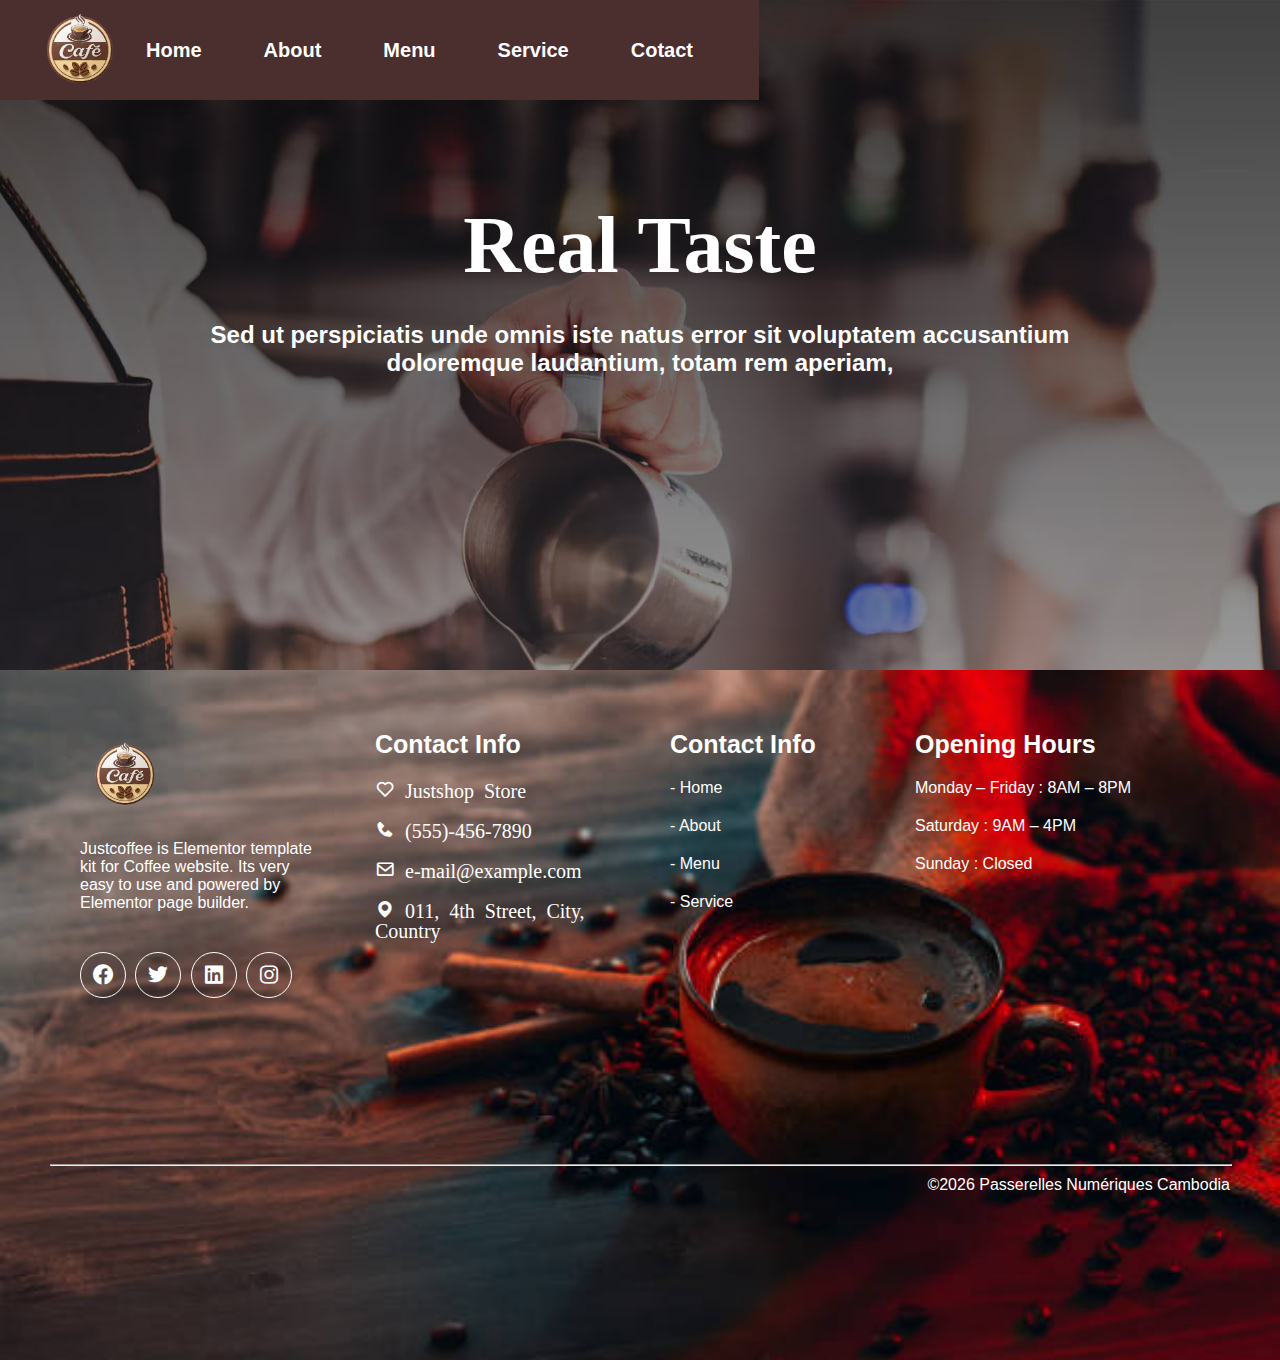
<file: index.html>
<!DOCTYPE html>
<html lang="en">

<head>
    <meta charset="UTF-8">
    <meta name="viewport" content="width=device-width, initial-scale=1.0">
    <title>Home</title>
    <link rel="stylesheet" href="../css/nav.css">
    <link rel="stylesheet" href="../css/footer.css">
    <link rel="stylesheet" href="../css/contact.css">
    <link href='https://unpkg.com/boxicons@2.1.4/css/boxicons.min.css' rel='stylesheet'>
</head>

<body>
    <nav class="navbar">
        <img class="logo" src="../img/img-nav/logo-1.png" alt="logo coffee shop">
        <ul>
            <li><a href="#">Home</a></li>
            <li><a href="./page/about.html">About</a></li>
            <!-- <li><a href=""></a></li> -->
            <li><a href="./page/menu.html">Menu</a></li>
            <li><a href="./page/service.html">Service</a></li>
            <li><a href="./page/contact.html">Cotact</a></li>
        </ul>
    </nav>

    <section class="buttom-contact">
        <h1 class="h1-contact">Real Taste</h1>
        <h2>Sed ut perspiciatis unde omnis iste natus error sit voluptatem accusantium doloremque laudantium, totam rem
            aperiam,</h2>
    </section>
    <footer class="footer">
        <div class="main-footer">
            <section class="footer-left">
                <img class="logo-footer" src="../img/img-footer/logo-footer.png" alt="logo">
                <p>Justcoffee is Elementor template kit for Coffee website. Its very easy to use and powered by
                    Elementor page builder.</p>
                <div class="icon">
                    <i class='bx bxl-facebook-circle'></i>
                    <i class='bx bxl-twitter'></i>
                    <i class='bx bxl-linkedin-square'></i>
                    <i class='bx bxl-instagram'></i>
                </div>
            </section>
            <section class="center-footer-left">
                <h3 class="h3-footer">Contact Info</h3>
                <i class='bx bx-heart'> Justshop Store</i>
                <i class='bx bxs-phone'> (555)-456-7890</i>
                <i class='bx bx-envelope'> e-mail@example.com</i>
                <i class='bx bxs-map'> 011, 4th Street, City, Country</i>
            </section>
            <section class="center-footer-right">
                <h3 class="h3-footer">Contact Info</h3>
                <p>- Home</p>
                <p>- About</p>
                <p>- Menu</p>
                <p>- Service</p>
            </section>
            <section class="footer-right">
                <h3 class="h3-footer">Opening Hours</h3>
                <p>Monday – Friday : 8AM – 8PM ​</p>
                <p>Saturday : 9AM – 4PM</p>
                <p>Sunday : Closed</p>
            </section>
        </div>
        <section>
            <hr>
            <p class="copyright"> &copy;2026 Passerelles Numériques Cambodia</p>
        </section>
    </footer>
</body>

</html>
</file>
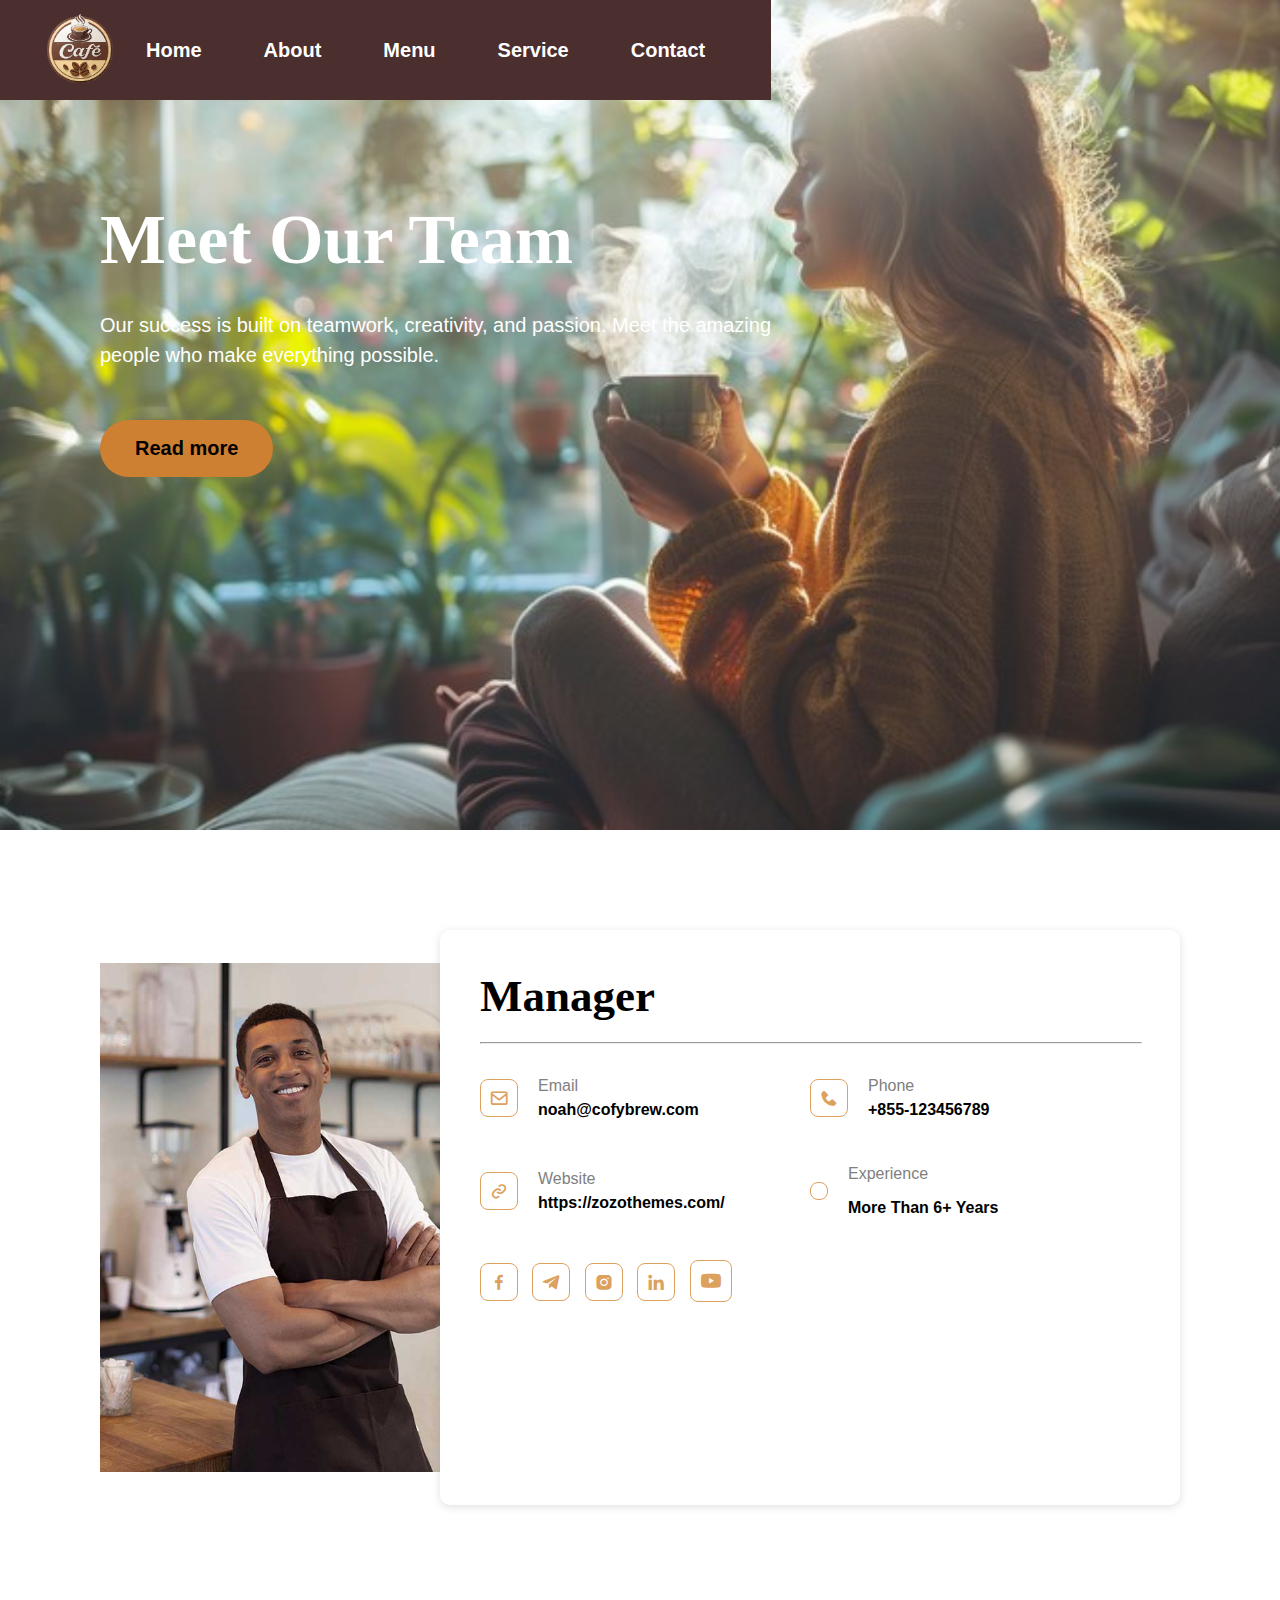
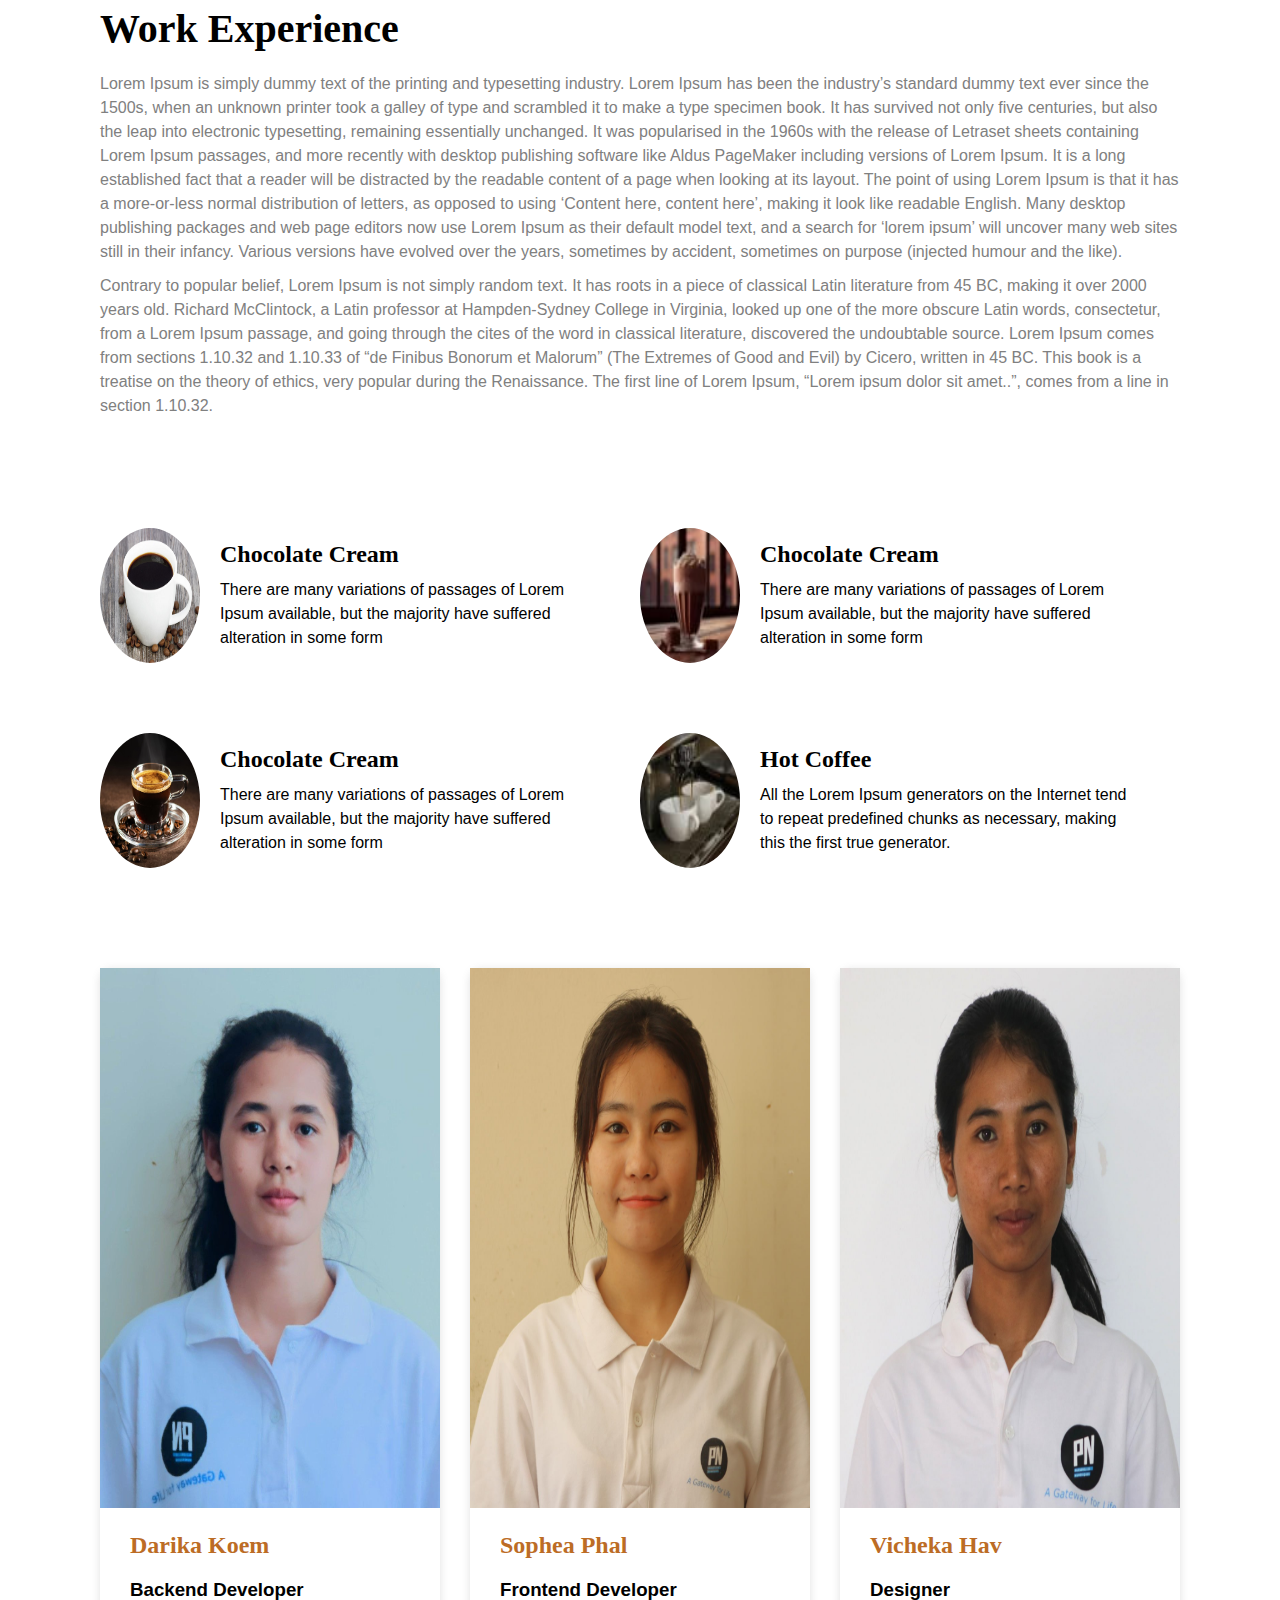
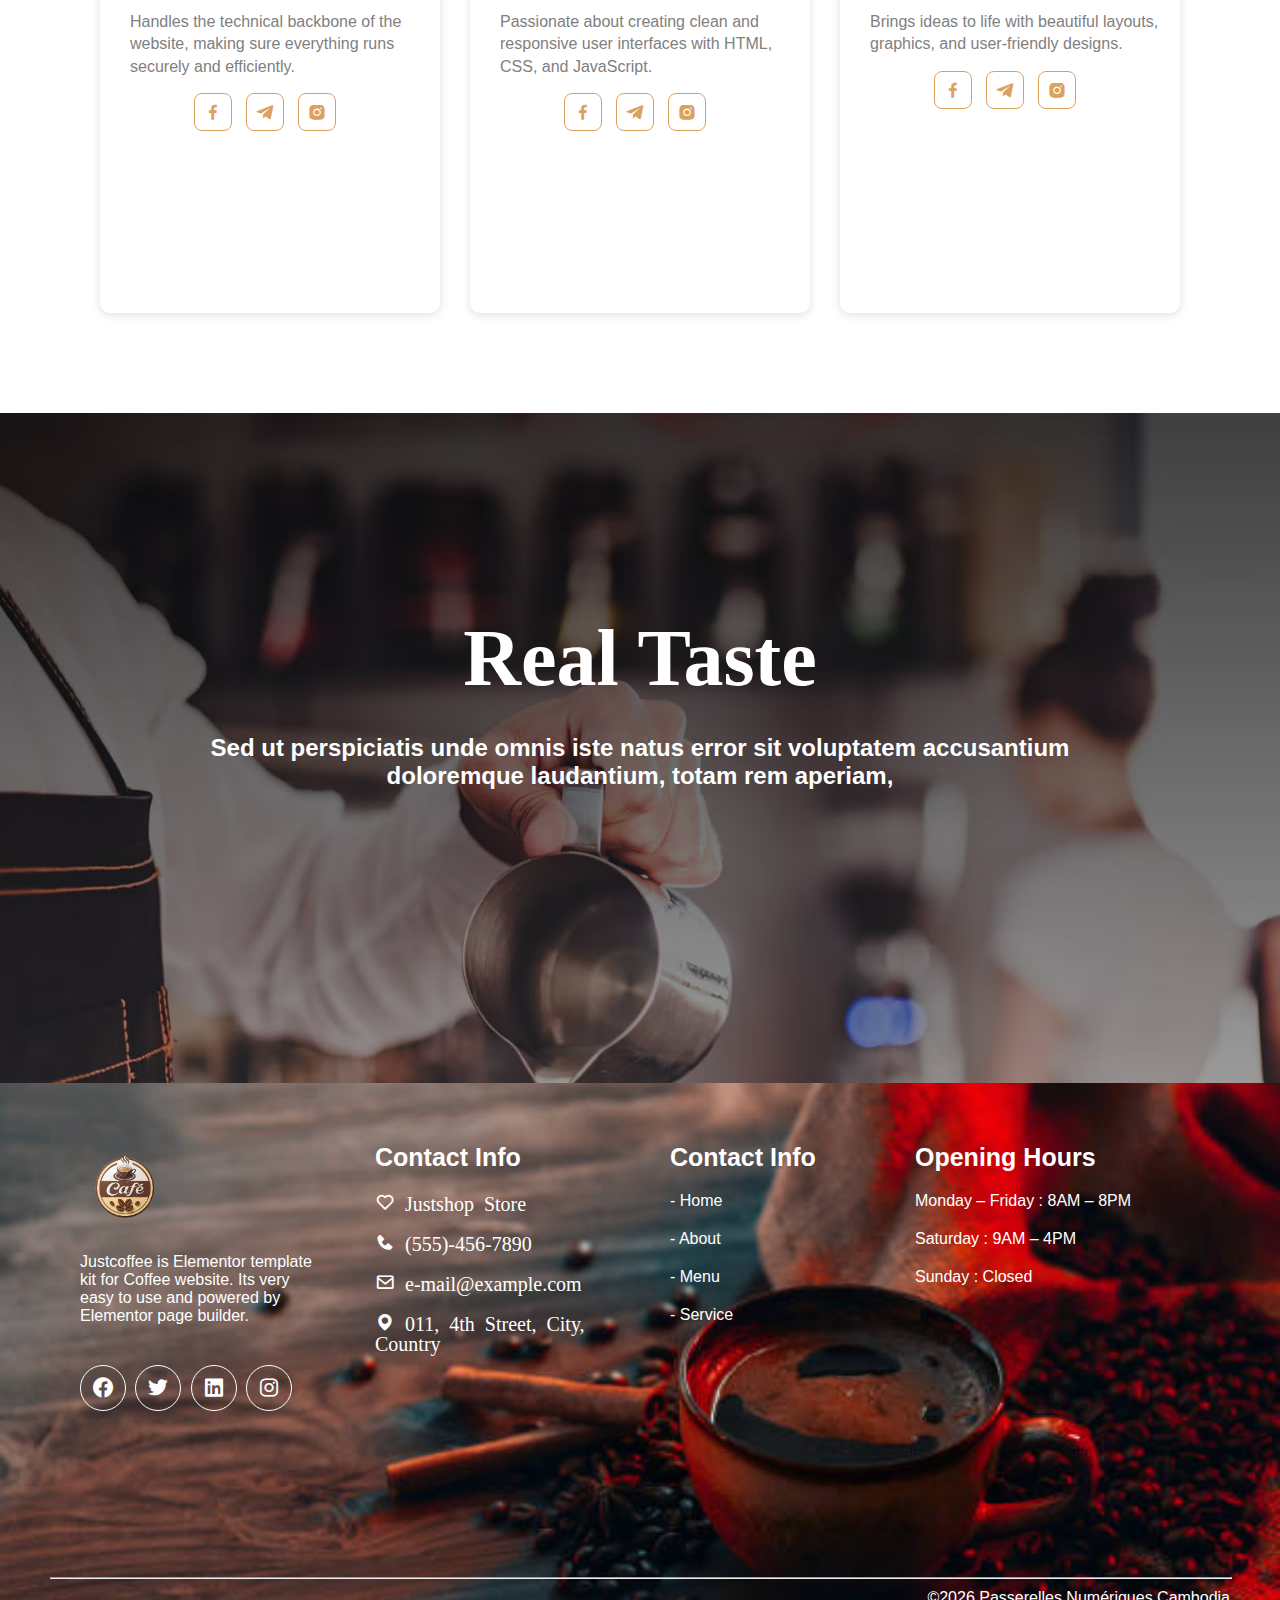
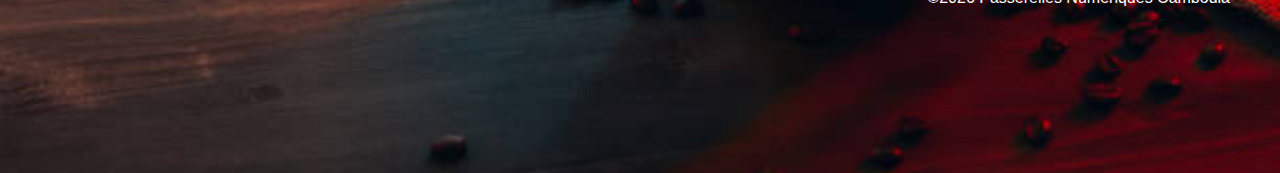
<file: page/about-team.html>
<!DOCTYPE html>
<html lang="en">

<head>
    <meta charset="UTF-8">
    <meta name="viewport" content="width=device-width, initial-scale=1.0">
    <title>Our Team</title>
    <link rel="stylesheet" href="../css/about-team.css">
    <link rel="stylesheet" href="../css/nav.css">
    <link rel="stylesheet" href="../css/footer.css">
    <link rel="stylesheet" href="../css/contact.css">
    <link href='https://cdn.boxicons.com/fonts/basic/boxicons.min.css' rel='stylesheet'>
    <link href='https://unpkg.com/boxicons@2.1.4/css/boxicons.min.css' rel='stylesheet'>
</head>

<body>

    <nav class="navbar">
        <img class="logo" src="../img/img-nav/logo-1.png" alt="logo coffee shop">
        <ul>
            <li><a href="../index.html">Home</a></li>
            <li class="dropdown">
                <a href="javascript:void(0)" class="dropbtn">About</a>
                <div class="dropdown-content">
                    <a href="./about.html">About shop</a>
                    <a href="#">Our team</a>
                </div>
            </li>
            <li><a href="./menu.html">Menu</a></li>
            <li><a href="./service.html">Service</a></li>
            <li><a href="./contact.html">Contact</a></li>
        </ul>
    </nav>

    <header class="head-our-team">
        <h1 class="h1-head">Meet Our Team</h1>
        <p class="par-head">Our success is built on teamwork, creativity, and passion. Meet the amazing people who make
            everything
            possible.</p>
        <button class="btn-head">Read more</button>
    </header>

    <main>
        <section class="info-manage">
            <img class="img-manage" src="../img/img-about-team/manager.png" alt="">
            <div class="detail-manage">
                <h1 class="h1-manage">Manager</h1>
                <hr>
                <div class="contact-manage">
                    <div class="top-info">
                        <div class="email-mange">
                            <i class='bx bx-envelope bx-envelope-2'></i>
                            <div class="tex-email">
                                <p class="par-email">Email</p>
                                <p class="par-email-1">noah@cofybrew.com</p>
                            </div>
                        </div>
                        <div class="phone-mange">
                            <i class='bx bxs-phone bxs-phone-2'></i>
                            <div class="text-phone">
                                <p class="par-phone">Phone</p>
                                <p class="par-phone-1">+855-123456789</p>
                            </div>
                        </div>
                    </div>
                    <div class="buttom-info">
                        <div class="website-mange">
                            <i class='bx bx-link'></i>
                            <div class="text-web">
                                <p class="par-web">Website</p>
                                <p class="par-web-1">https://zozothemes.com/</p>
                            </div>
                        </div>
                        <div class="exper-mange">
                            <i class='bxr  bx-stamp'></i>
                            <div class="text-exper">
                                <p class="par-exper">Experience</p>
                                <p class="par-exper-1">More Than 6+ Years</p>
                            </div>
                        </div>
                    </div>
                </div>
                <div class="icon-socail">
                    <i class='bx bxl-facebook'></i>
                    <i class='bx bxl-telegram'></i>
                    <i class='bx bxl-instagram-alt'></i>
                    <i class='bx bxl-linkedin'></i>
                    <i class='bx bxl-youtube' style="font-size: 24px;"></i>
                </div>
            </div>
        </section>
        <section class="exper">
            <h1 class="h1-exper">Work Experience</h1>
            <p class="par-exper">Lorem Ipsum is simply dummy text of the printing and typesetting industry. Lorem Ipsum
                has been the
                industry’s standard dummy text ever since the 1500s, when an unknown printer took a galley of type and
                scrambled it to make a type specimen book. It has survived not only five centuries, but also the leap
                into electronic typesetting, remaining essentially unchanged. It was popularised in the 1960s with the
                release of Letraset sheets containing Lorem Ipsum passages, and more recently with desktop publishing
                software like Aldus PageMaker including versions of Lorem Ipsum. It is a long established fact that a
                reader will be distracted by the readable content of a page when looking at its layout. The point of
                using Lorem Ipsum is that it has a more-or-less normal distribution of letters, as opposed to using
                ‘Content here, content here’, making it look like readable English. Many desktop publishing packages and
                web page editors now use Lorem Ipsum as their default model text, and a search for ‘lorem ipsum’ will
                uncover many web sites still in their infancy. Various versions have evolved over the years, sometimes
                by accident, sometimes on purpose (injected humour and the like).</p>
            <p class="par-exper">Contrary to popular belief, Lorem Ipsum is not simply random text. It has roots in a
                piece of classical
                Latin literature from 45 BC, making it over 2000 years old. Richard McClintock, a Latin professor at
                Hampden-Sydney College in Virginia, looked up one of the more obscure Latin words, consectetur, from a
                Lorem Ipsum passage, and going through the cites of the word in classical literature, discovered the
                undoubtable source. Lorem Ipsum comes from sections 1.10.32 and 1.10.33 of “de Finibus Bonorum et
                Malorum” (The Extremes of Good and Evil) by Cicero, written in 45 BC. This book is a treatise on the
                theory of ethics, very popular during the Renaissance. The first line of Lorem Ipsum, “Lorem ipsum dolor
                sit amet..”, comes from a line in section 1.10.32.</p>
        </section>
        <section class="work-expert">
            <div class="top-exper">
                <div class="left-top">
                    <img class="img-exper" src="../img/img-about-team/img-our-8.png" alt="">
                    <div class="text-bu-left">
                        <h2 class="h2-bu">Chocolate Cream</h2>
                        <p class="par-bu">There are many variations of passages of Lorem Ipsum available, but the
                            majority have
                            suffered alteration in some form</p>
                    </div>
                </div>
                <div class="right-top">
                    <img class="img-exper" src="../img/img-about-team/img-our-6.png" alt="">
                    <div class="text-bu-left">
                        <h2 class="h2-bu">Chocolate Cream</h2>
                        <p class="par-bu">There are many variations of passages of Lorem Ipsum available, but the
                            majority have
                            suffered alteration in some form</p>
                    </div>
                </div>
            </div>
            <div class="buttom-exper">
                <div class="left-buttom">
                    <img class="img-exper" src="../img/img-about-team/img-our-12.png" alt="">
                    <div class="text-bu-left">
                        <h2 class="h2-bu">Chocolate Cream</h2>
                        <p class="par-bu">There are many variations of passages of Lorem Ipsum available, but the
                            majority have
                            suffered alteration in some form</p>
                    </div>
                </div>
                <div class="right-buttom">
                    <img class="img-exper" src="../img/img-about-team/img-our-7.png" alt="">
                    <div class="text-bu-right">
                        <h2 class="h2-bu">Hot Coffee</h2>
                        <p class="par-bu">All the Lorem Ipsum generators on the Internet tend to repeat predefined
                            chunks as necessary,
                            making this the first true generator.</p>
                    </div>
                </div>
            </div>
        </section>
        <section class="info-team">
            <div class="info-rika">
                <img class="img-team" src="../img/img-about-team/rika.png" alt="">
                <h2 class="h2-name">Darika Koem</h2>
                <h3 class="h3-name">Backend Developer</h3>
                <p class="par-name">Handles the technical backbone of the website, making sure everything runs securely and efficiently.
                </p>
                <div class="contact-team">
                    <i class='bx bxl-facebook'></i>
                    <i class='bx bxl-telegram'></i>
                    <i class='bx bxl-instagram-alt'></i>
                </div>
            </div>
            <div class="info-phea">
                <img class="img-team" src="../img/img-about-team/phea.png" alt="">
                <h2 class="h2-name">Sophea Phal</h2>
                <h3 class="h3-name">Frontend Developer</h3>
                <p class="par-name">Passionate about creating clean and responsive user interfaces with HTML, CSS, and JavaScript.</p>
                <div class="contact-team">
                    <i class='bx bxl-facebook'></i>
                    <i class='bx bxl-telegram'></i>
                    <i class='bx bxl-instagram-alt'></i>
                </div>
            </div>
            <div class="info-ka-ka">
                <img class="img-team" src="../img/img-about-team/kaka.png " alt="">
                <h2 class="h2-name">Vicheka Hav</h2>
                <h3 class="h3-name">Designer</h3>
                <p class="par-name">Brings ideas to life with beautiful layouts, graphics, and user-friendly designs.</p>
                <div class="contact-team">
                    <i class='bx bxl-facebook'></i>
                    <i class='bx bxl-telegram'></i>
                    <i class='bx bxl-instagram-alt'></i>
                </div>
            </div>
        </section>
    </main>

    <section class="buttom-contact">
        <h1 class="h1-contact">Real Taste</h1>
        <h2>Sed ut perspiciatis unde omnis iste natus error sit voluptatem accusantium doloremque laudantium, totam rem
            aperiam,</h2>
    </section>

    <footer class="footer">
        <div class="main-footer">
            <section class="footer-left">
                <img class="logo-footer" src="../img/img-footer/logo-footer.png" alt="logo">
                <p>Justcoffee is Elementor template kit for Coffee website. Its very easy to use and powered by
                    Elementor page builder.</p>
                <div class="icon">
                    <i class='bx bxl-facebook-circle'></i>
                    <i class='bx bxl-twitter'></i>
                    <i class='bx bxl-linkedin-square'></i>
                    <i class='bx bxl-instagram'></i>
                </div>
            </section>
            <section class="center-footer-left">
                <h3 class="h3-footer">Contact Info</h3>
                <i class='bx bx-heart'> Justshop Store</i>
                <i class='bx bxs-phone'> (555)-456-7890</i>
                <i class='bx bx-envelope'> e-mail@example.com</i>
                <i class='bx bxs-map'> 011, 4th Street, City, Country</i>
            </section>
            <section class="center-footer-right">
                <h3 class="h3-footer">Contact Info</h3>
                <p>- Home</p>
                <p>- About</p>
                <p>- Menu</p>
                <p>- Service</p>
            </section>
            <section class="footer-right">
                <h3 class="h3-footer">Opening Hours</h3>
                <p>Monday – Friday : 8AM – 8PM ​</p>
                <p>Saturday : 9AM – 4PM</p>
                <p>Sunday : Closed</p>
            </section>
        </div>
        <section>
            <hr>
            <p class="copyright"> &copy;2026 Passerelles Numériques Cambodia</p>
        </section>
    </footer>

</body>

</html>
</file>
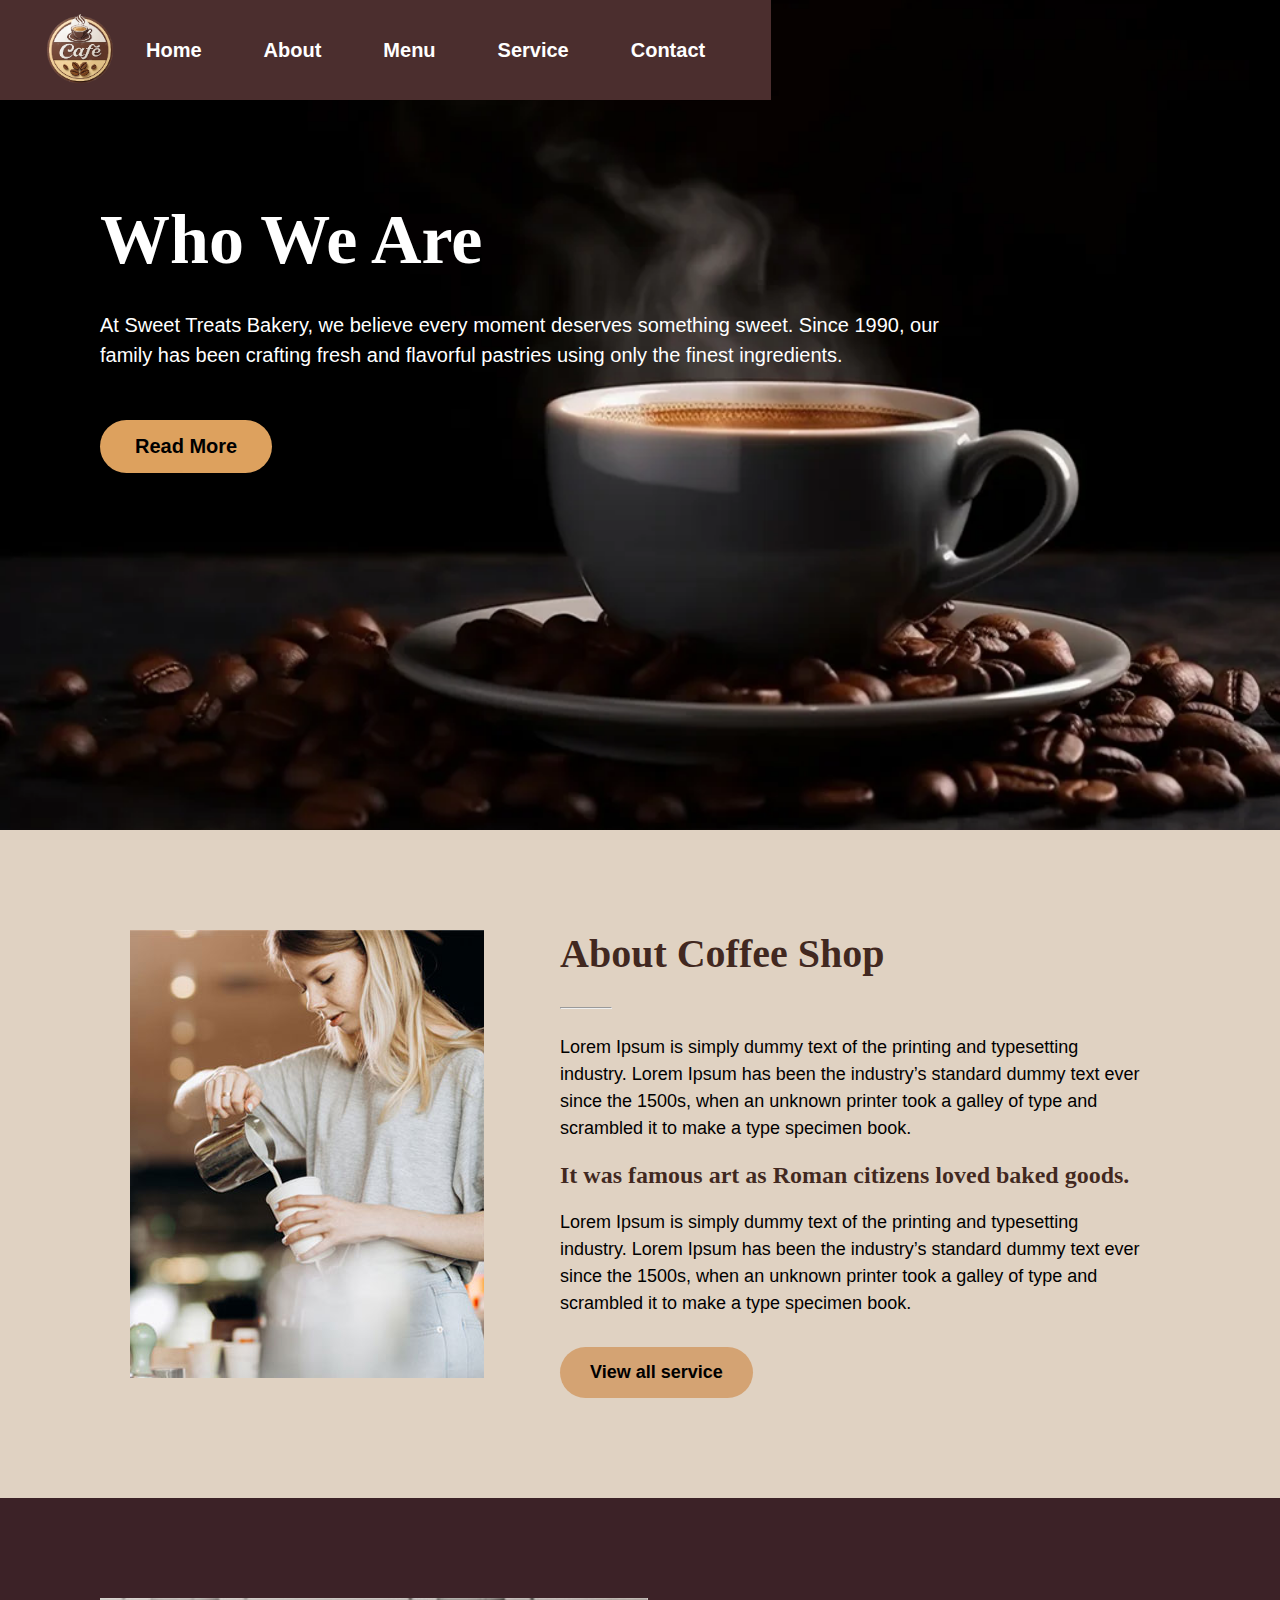
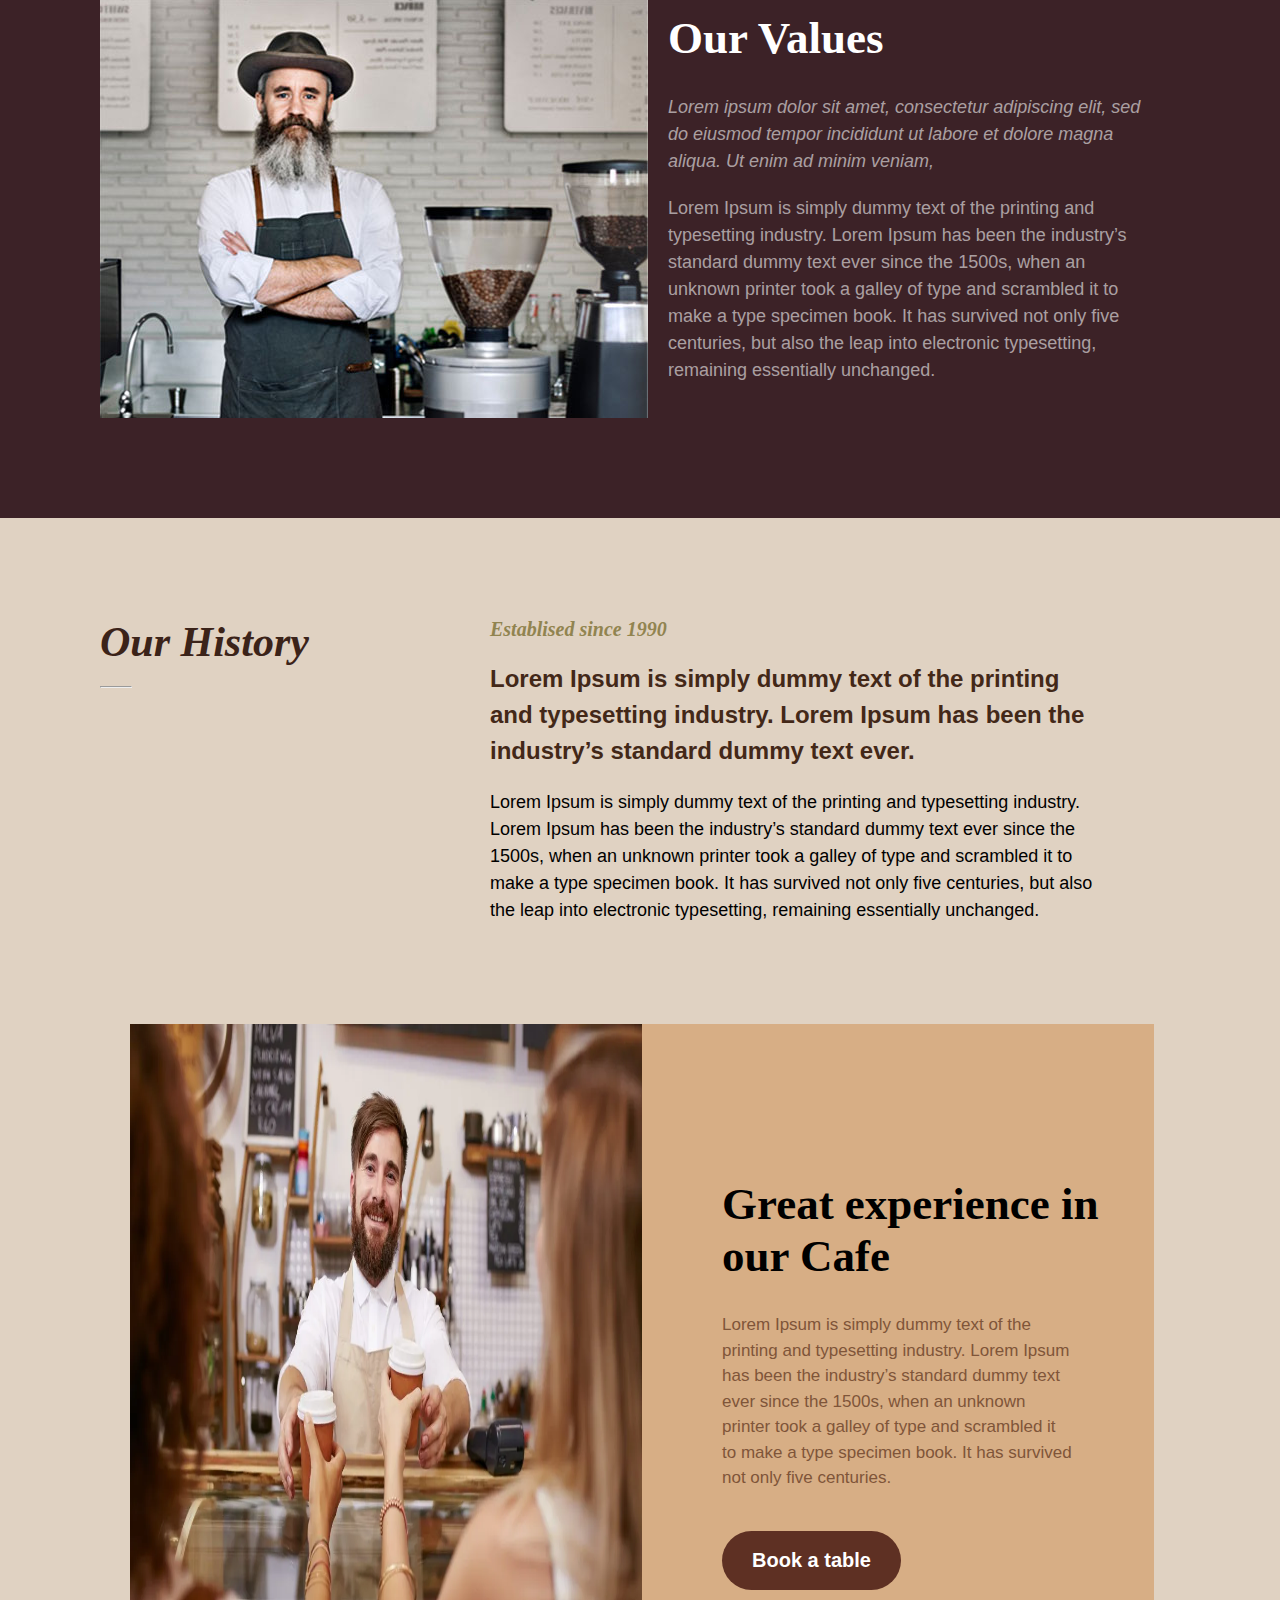
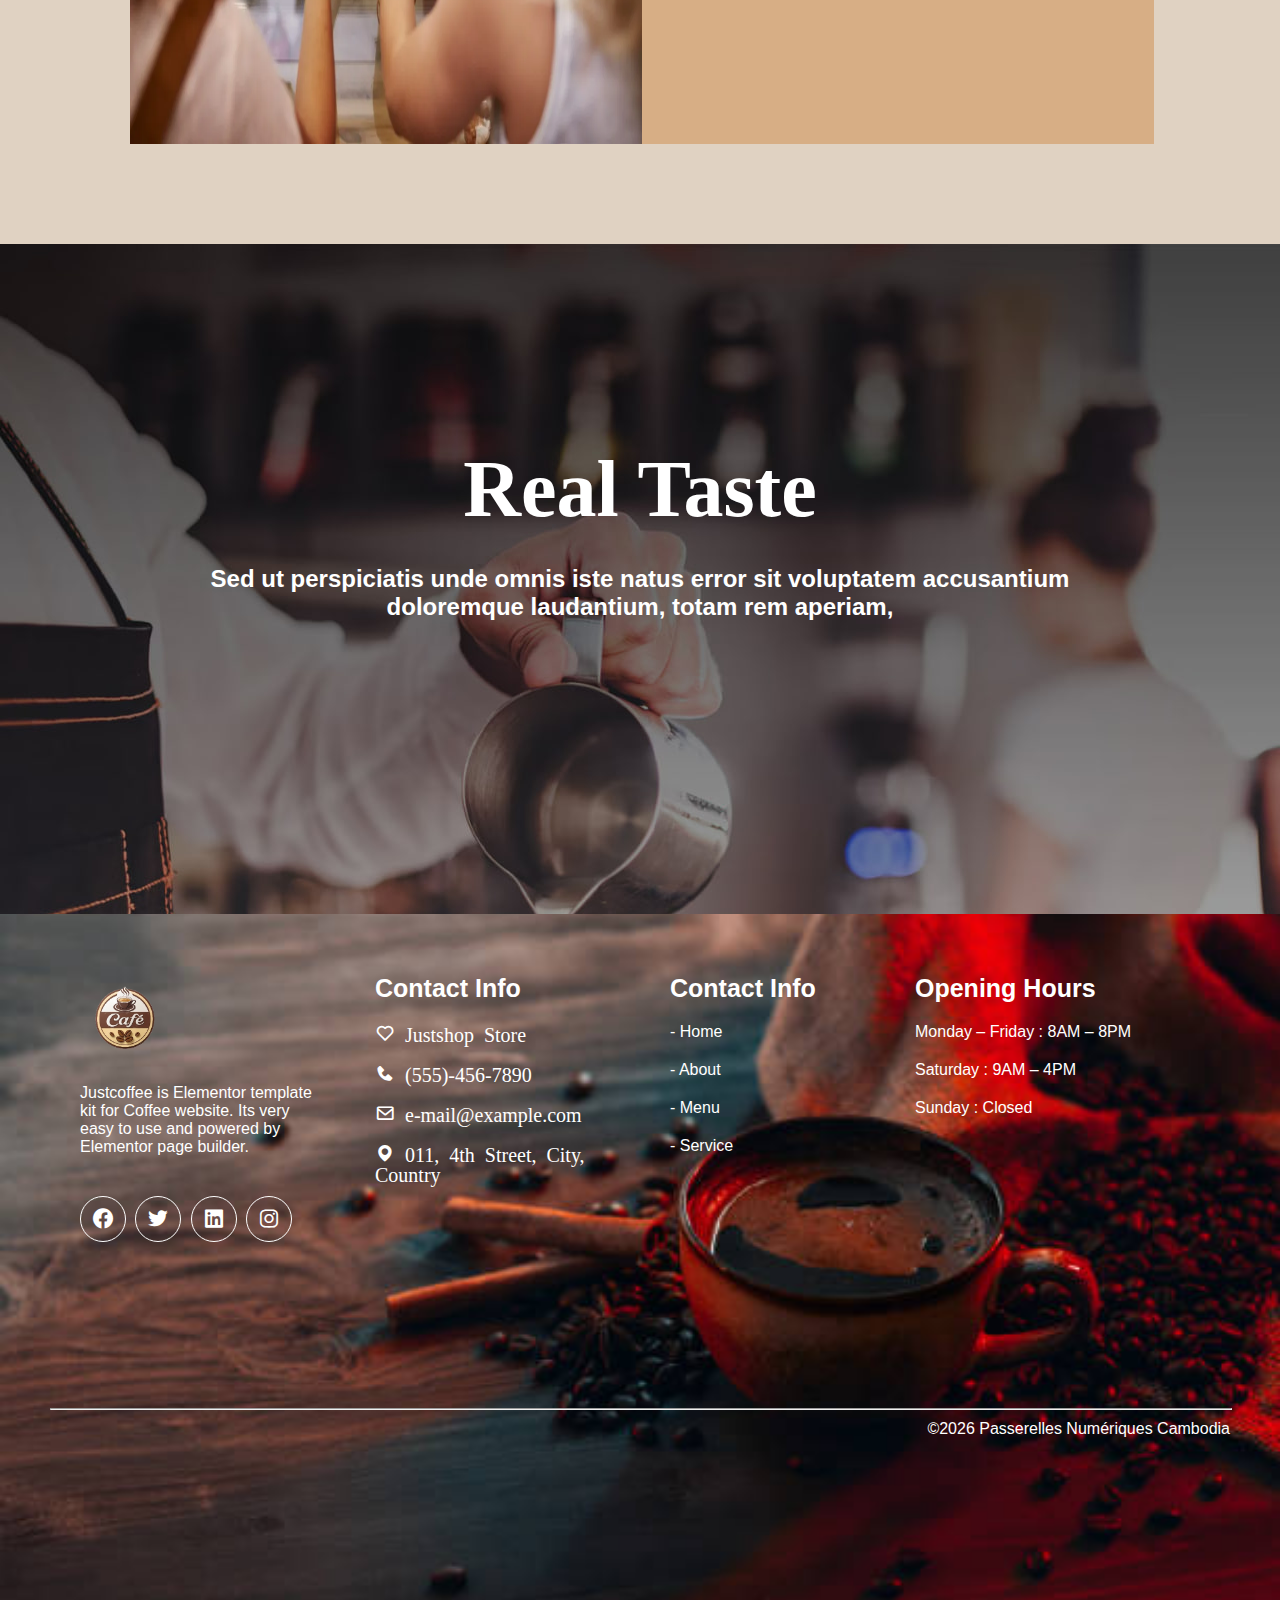
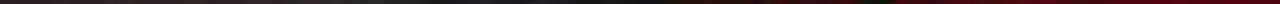
<file: page/about.html>
<!DOCTYPE html>
<html lang="en">

<head>
    <meta charset="UTF-8">
    <meta name="viewport" content="width=device-width, initial-scale=1.0">
    <title>About shop</title>
    <link rel="stylesheet" href="../css/about.css">
    <link rel="stylesheet" href="../css/nav.css">
    <link rel="stylesheet" href="../css/footer.css">
    <link rel="stylesheet" href="../css/contact.css">
    <link href='https://unpkg.com/boxicons@2.1.4/css/boxicons.min.css' rel='stylesheet'>
</head>

<body>

    <nav class="navbar">
        <img class="logo" src="../img/img-nav/logo-1.png" alt="logo coffee shop">
        <ul>
            <li><a href="../index.html">Home</a></li>
            <li class="dropdown">
                <a href="javascript:void(0)" class="dropbtn">About</a>
                <div class="dropdown-content">
                    <a href="#">About shop</a>
                    <a href="./about-team.html">Our team</a>
                </div>
            </li>
            <!-- <li><a href=""></a></li> -->
            <li><a href="./menu.html">Menu</a></li>
            <li><a href="./service.html">Service</a></li>
            <li><a href="./contact.html">Contact</a></li>
        </ul>
    </nav>

    <header class="header header-1">
        <h1 class="h1-head">Who We Are</h1>
        <p class="par-head">At Sweet Treats Bakery, we believe every moment deserves something sweet. Since 1990, our
            family has been crafting fresh and flavorful pastries using only the finest ingredients.</p>
        <button class="btn-read">Read More</button>
    </header>

    <main>
        <section class="info-shop">
            <img class="img-info" src="../img/img-about/img-about-3.png" alt="">
            <div class="info-shop-top">
                <h1 class="h1-info">About Coffee Shop</h1>
                <hr class="hr-info">
                <p class="par-info">Lorem Ipsum is simply dummy text of the printing and typesetting industry. Lorem
                    Ipsum has been the industry’s standard dummy text ever since the 1500s, when an unknown printer took
                    a galley of type and scrambled it to make a type specimen book.</p>
                <h3 class="h3-info">It was famous art as Roman citizens loved baked goods.</h3>
                <p class="par-info">Lorem Ipsum is simply dummy text of the printing and typesetting industry. Lorem
                    Ipsum has been the industry’s standard dummy text ever since the 1500s, when an unknown printer took
                    a galley of type and scrambled it to make a type specimen book.</p>
                <button class="btn-info">View all service</button>
            </div>
        </section>
        <section class="value-shop">
            <img class="img-value" src="../img/img-about/img-about-4.png" alt="">
            <div class="text-value">
                <h1 class="h1-value">Our Values</h1>
                <p class="par-value par-value-1">Lorem ipsum dolor sit amet, consectetur adipiscing elit, sed do eiusmod
                    tempor incididunt ut labore
                    et dolore magna aliqua. Ut enim ad minim veniam,</p>
                <p class="par-value">Lorem Ipsum is simply dummy text of the printing and typesetting industry. Lorem
                    Ipsum has been the
                    industry’s standard dummy text ever since the 1500s, when an unknown printer took a galley of type
                    and scrambled it to make a type specimen book. It has survived not only five centuries, but also the
                    leap into electronic typesetting, remaining essentially unchanged.</p>
            </div>
        </section>
        <section class="history-shop">
            <div class="left-history">
                <h1 class="h1-his">Our History</h1>
                <hr class="hr-his">
            </div>
            <div class="right-history">
                <p class="par-his-1">Establised since 1990</p>
                <p class="par-his-2">Lorem Ipsum is simply dummy text of the printing and typesetting industry. Lorem
                    Ipsum has been the
                    industry’s standard dummy text ever.</p>
                <p class="par-his-3">Lorem Ipsum is simply dummy text of the printing and typesetting industry. Lorem
                    Ipsum has been the
                    industry’s standard dummy text ever since the 1500s, when an unknown printer took a galley of type
                    and scrambled it to make a type specimen book. It has survived not only five centuries, but also the
                    leap into electronic typesetting, remaining essentially unchanged.</p>
            </div>
        </section>
        <section class="buttom-about">
            <div class="parent">
                <img class="img-bu" src="../img/img-about/img-about-5.png" alt="">
                <div class="right-bu">
                    <h1 class="h1-bu">Great experience in our Cafe</h1>
                    <p class="par-bu">Lorem Ipsum is simply dummy text of the printing and typesetting industry. Lorem
                        Ipsum has been the
                        industry’s standard dummy text ever since the 1500s, when an unknown printer took a galley of
                        type
                        and scrambled it to make a type specimen book. It has survived not only five centuries.</p>
                    <button class="btn-bu">Book a table</button>
                </div>
            </div>
        </section>
    </main>

    <section class="buttom-contact">
        <h1 class="h1-contact">Real Taste</h1>
        <h2>Sed ut perspiciatis unde omnis iste natus error sit voluptatem accusantium doloremque laudantium, totam rem
            aperiam,</h2>
    </section>

    <footer class="footer">
        <div class="main-footer">
            <section class="footer-left">
                <img class="logo-footer" src="../img/img-footer/logo-footer.png" alt="logo">
                <p>Justcoffee is Elementor template kit for Coffee website. Its very easy to use and powered by
                    Elementor page builder.</p>
                <div class="icon">
                    <i class='bx bxl-facebook-circle'></i>
                    <i class='bx bxl-twitter'></i>
                    <i class='bx bxl-linkedin-square'></i>
                    <i class='bx bxl-instagram'></i>
                </div>
            </section>
            <section class="center-footer-left">
                <h3 class="h3-footer">Contact Info</h3>
                <i class='bx bx-heart'> Justshop Store</i>
                <i class='bx bxs-phone'> (555)-456-7890</i>
                <i class='bx bx-envelope'> e-mail@example.com</i>
                <i class='bx bxs-map'> 011, 4th Street, City, Country</i>
            </section>
            <section class="center-footer-right">
                <h3 class="h3-footer">Contact Info</h3>
                <p>- Home</p>
                <p>- About</p>
                <p>- Menu</p>
                <p>- Service</p>
            </section>
            <section class="footer-right">
                <h3 class="h3-footer">Opening Hours</h3>
                <p>Monday – Friday : 8AM – 8PM ​</p>
                <p>Saturday : 9AM – 4PM</p>
                <p>Sunday : Closed</p>
            </section>
        </div>
        <section>
            <hr>
            <p class="copyright"> &copy;2026 Passerelles Numériques Cambodia</p>
        </section>
    </footer>
</body>

</html>
</file>
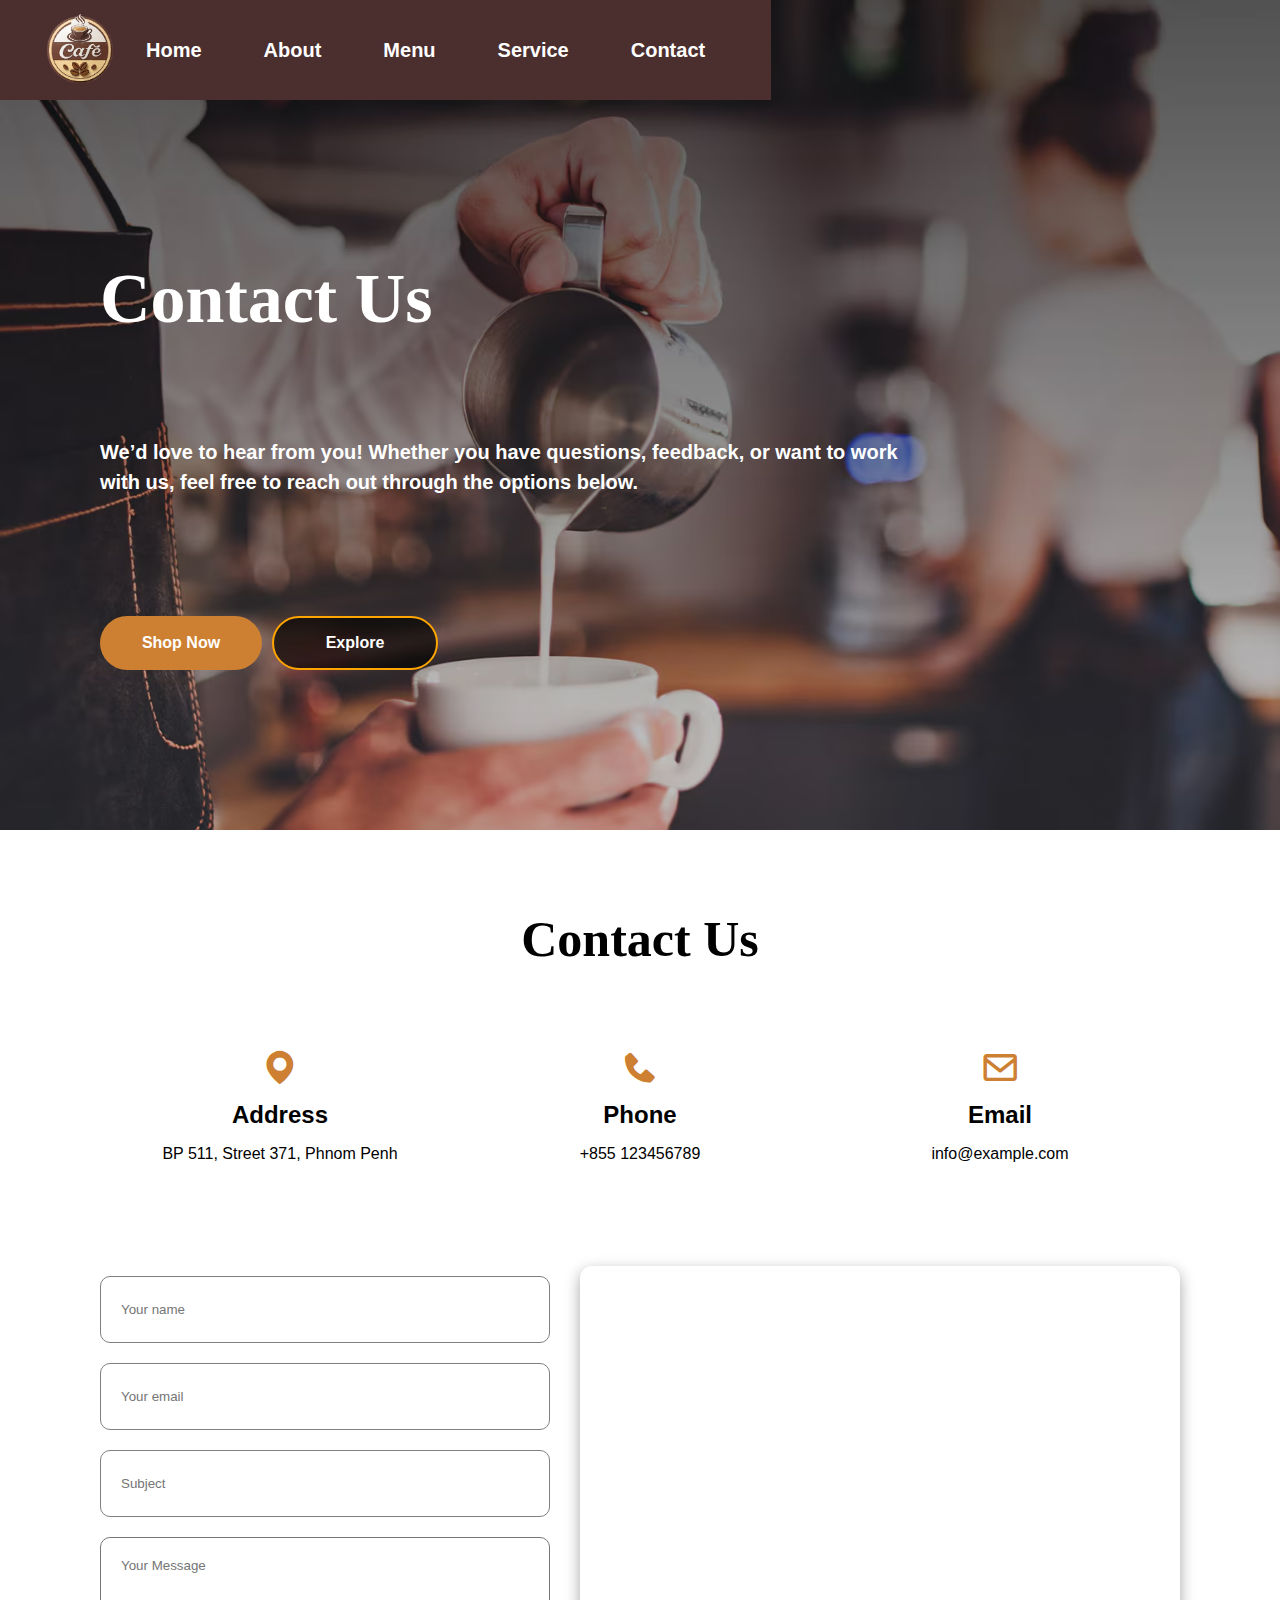
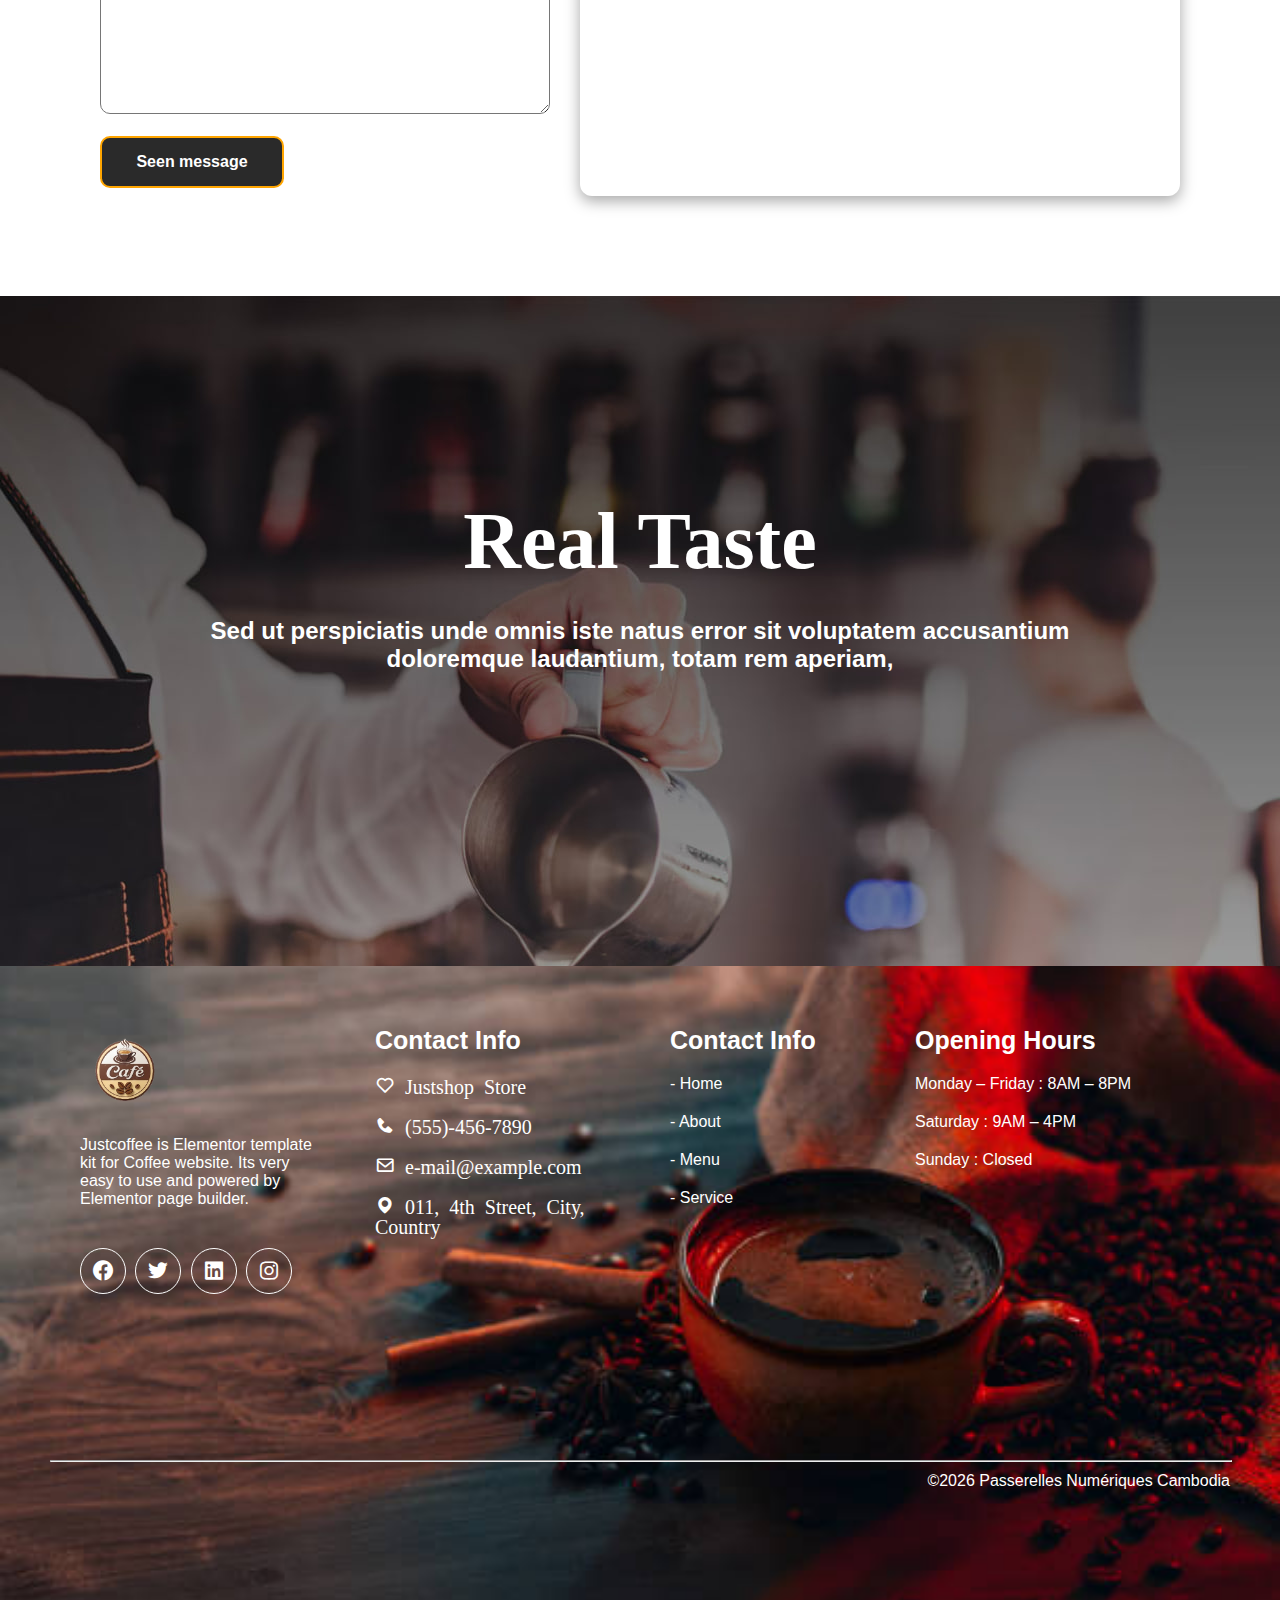
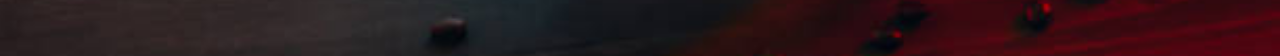
<file: page/contact.html>
<!DOCTYPE html>
<html lang="en">

<head>
    <meta charset="UTF-8">
    <meta name="viewport" content="width=device-width, initial-scale=1.0">
    <title>Contact</title>
    <link rel="stylesheet" href="../css/nav.css">
    <link rel="stylesheet" href="../css/footer.css">
    <link href='https://unpkg.com/boxicons@2.1.4/css/boxicons.min.css' rel='stylesheet'>
    <link rel="stylesheet" href="../css/contact.css">
    <link href='https://unpkg.com/boxicons@2.1.4/css/boxicons.min.css' rel='stylesheet'>
</head>

<body>
    <nav class="navbar">
        <img class="logo" src="../img/img-nav/logo-1.png" alt="logo coffee shop">
        <ul>
            <li><a href="../index.html">Home</a></li>
            <li class="dropdown">
                <a href="javascript:void(0)" class="dropbtn">About</a>
                <div class="dropdown-content">
                    <a href="./about.html">About shop</a>
                    <a href="./about-team.html">Our team</a>
                </div>
            </li>
            <li><a href="./menu.html">Menu</a></li>
            <li><a href="./service.html">Service</a></li>
            <li><a href="#">Contact</a></li>
        </ul>
    </nav>

    <div class="grid-container">
        <div class="top-contact">
            <h1 class="h1-top">Contact Us</h1>
            <p class="par-top par-top-1">We’d love to hear from you! Whether you have questions, feedback, or want to work with
                us, feel free to reach out through the options below.</p>
            <!-- <p class="par-top">Brewing Relationships, One Message at a Time.</p> -->
            <div class="form-btn">
                <input class="btn-top btn-top-1" type="text" value="Shop Now">
                <input class="btn-top btn-top-2" type="text" value="Explore">
            </div>
        </div>
        <div class="app-contact">
            <h1 class="head-contact head-contact-1" >Contact Us</h1>
            <div class="address">
                <i class='bx bxs-map bxs-map-1'></i>
                <h2 class="head-app">Address</h2>
                <p class="par-app">BP 511, Street 371, Phnom Penh</p>
            </div>
            <div class="phone">
                <i class='bx bxs-phone bxs-phone-1'></i>
                <h2 class="head-app">Phone</h2>
                <p class="par-app">+855 123456789</p>
            </div>
            <div class="email">
                <i class='bx bx-envelope bx-envelope-1'></i>
                <h2 class="head-app">Email</h2>
                <p class="par-app">info@example.com</p>
            </div>
        </div>
        <div class="grid-footer">
            <div class="form">
                <div class="form-user">
                    <input class="info-user" type="text" placeholder="Your name">
                </div>
                <div class="form-email">
                    <input class="info-user" type="email" placeholder="Your email">
                </div>
                <div class="form-suject">
                    <input class="info-user" type="text" placeholder="Subject">
                </div>
                <textarea name="message" id="message" placeholder="Your Message"></textarea>
                <div class="form-message">
                    <input class="btn-seen" type="text" value="Seen message">
                </div>
            </div>
            <div class="location">
                <iframe class="map"
                    src="https://www.google.com/maps/embed?pb=!1m18!1m12!1m3!1d3909.013835042956!2d104.88050867409812!3d11.550865044433856!2m3!1f0!2f0!3f0!3m2!1i1024!2i768!4f13.1!3m3!1m2!1s0x310951add5e2cd81%3A0x171e0b69c7c6f7ba!2sPasserelles%20num%C3%A9riques%20Cambodia%20(PNC)!5e0!3m2!1sen!2skh!4v1755520813572!5m2!1sen!2skh"
                    width="600" height="450" style="border:0;" allowfullscreen="" loading="lazy"
                    referrerpolicy="no-referrer-when-downgrade"></iframe>
            </div>
        </div>
    </div>
    <section class="buttom-contact">
        <h1 class="h1-contact">Real Taste</h1>
        <h2 class="h2-buttom-contact">Sed ut perspiciatis unde omnis iste natus error sit voluptatem accusantium doloremque laudantium, totam rem
            aperiam,</h2>
    </section>
    <footer class="footer">
        <div class="main-footer">
            <section class="footer-left">
                <img class="logo-footer" src="../img/img-footer/logo-footer.png" alt="logo">
                <p>Justcoffee is Elementor template kit for Coffee website. Its very easy to use and powered by
                    Elementor page builder.</p>
                <div class="icon">
                    <i class='bx bxl-facebook-circle'></i>
                    <i class='bx bxl-twitter'></i>
                    <i class='bx bxl-linkedin-square'></i>
                    <i class='bx bxl-instagram'></i>
                </div>
            </section>
            <section class="center-footer-left">
                <h3 class="h3-footer">Contact Info</h3>
                <i class='bx bx-heart'> Justshop Store</i>
                <i class='bx bxs-phone'> (555)-456-7890</i>
                <i class='bx bx-envelope'> e-mail@example.com</i>
                <i class='bx bxs-map'> 011, 4th Street, City, Country</i>
            </section>
            <section class="center-footer-right">
                <h3 class="h3-footer">Contact Info</h3>
                <p>- Home</p>
                <p>- About</p>
                <p>- Menu</p>
                <p>- Service</p>
            </section>
            <section class="footer-right">
                <h3 class="h3-footer">Opening Hours</h3>
                <p>Monday – Friday : 8AM – 8PM ​</p>
                <p>Saturday : 9AM – 4PM</p>
                <p>Sunday : Closed</p>
            </section>
        </div>
        <section>
            <hr>
            <p class="copyright"> &copy;2026 Passerelles Numériques Cambodia</p>
        </section>
    </footer>
</body>

</html>
</file>
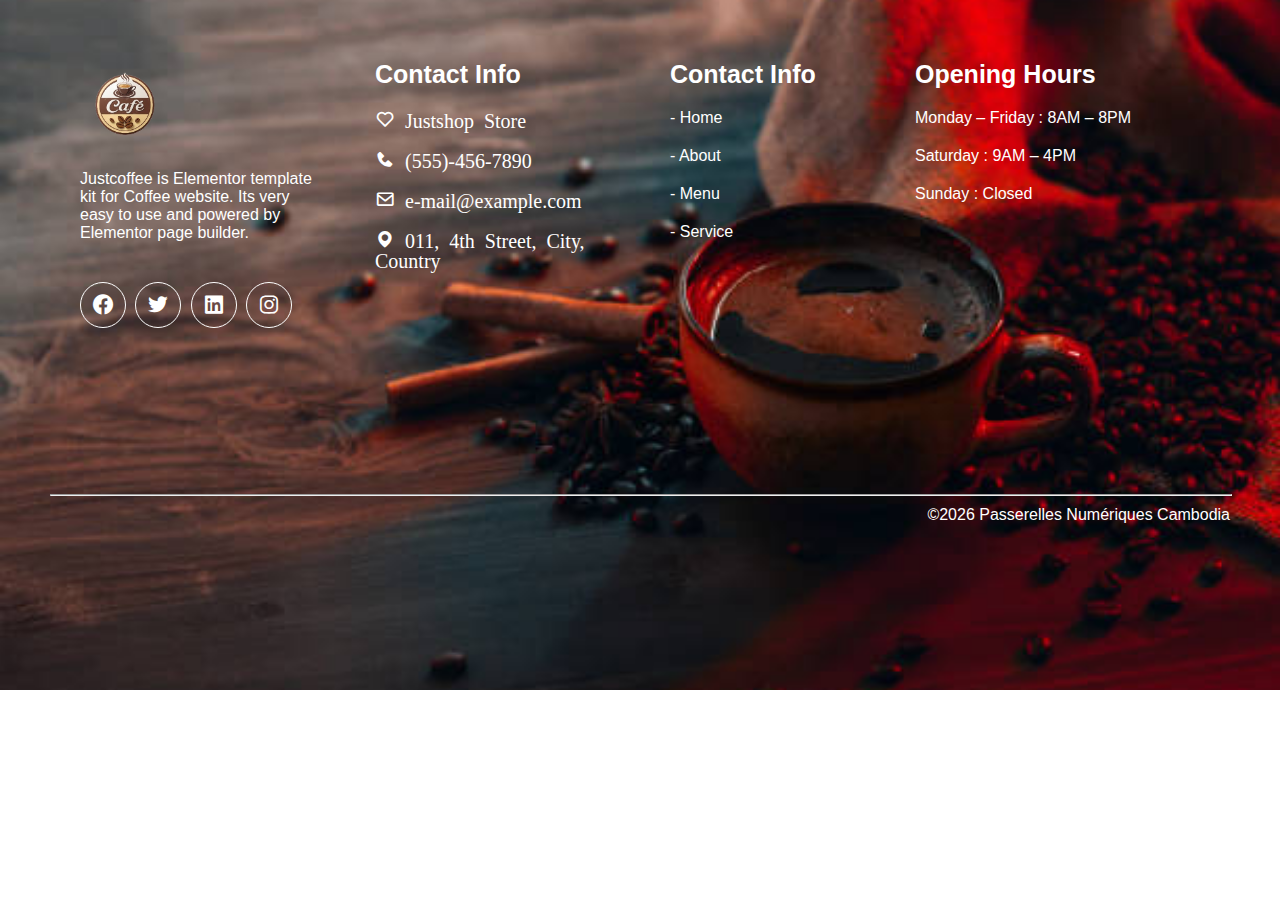
<file: page/footer.html>
<!DOCTYPE html>
<html lang="en">
<head>
    <meta charset="UTF-8">
    <meta name="viewport" content="width=device-width, initial-scale=1.0">
    <title>Document</title>
    <link rel="stylesheet" href="../css/footer.css">
    <link href='https://unpkg.com/boxicons@2.1.4/css/boxicons.min.css' rel='stylesheet'>
</head>
<body>
    <footer class="footer">
        <div class="main-footer">
            <section class="footer-left">
                <img class="logo-footer" src="../img/img-footer/logo-footer.png" alt="logo">
                <p>Justcoffee is Elementor template kit for Coffee website. Its very easy to use and powered by Elementor page builder.</p>
                <div class="icon">
                    <i class='bx bxl-facebook-circle'></i>
                    <i class='bx bxl-twitter'></i>
                    <i class='bx bxl-linkedin-square' ></i>
                    <i class='bx bxl-instagram' ></i>
                </div>
            </section>
            <section class="center-footer-left">
                <h3 class="h3-footer">Contact Info</h3>
                <i class='bx bx-heart' > Justshop Store</i>
                <i class='bx bxs-phone' > (555)-456-7890</i>
                <i class='bx bx-envelope' > e-mail@example.com</i>
                <i class='bx bxs-map' > 011, 4th Street, City, Country</i>
            </section>
            <section class="center-footer-right">
                <h3 class="h3-footer">Contact Info</h3>
                <p>- Home</p>
                <p>- About</p>
                <p>- Menu</p>
                <p>- Service</p>
            </section>
            <section class="footer-right">
                <h3 class="h3-footer">Opening Hours</h3>
                <p>Monday – Friday : 8AM – 8PM ​</p>
                <p>Saturday : 9AM – 4PM</p>
                <p>Sunday : Closed</p>
            </section>
        </div>
        <section>
            <hr>
            <p class="copyright"> &copy;2026 Passerelles Numériques Cambodia</p>
        </section>
    </footer>
</body>
</html>
</file>
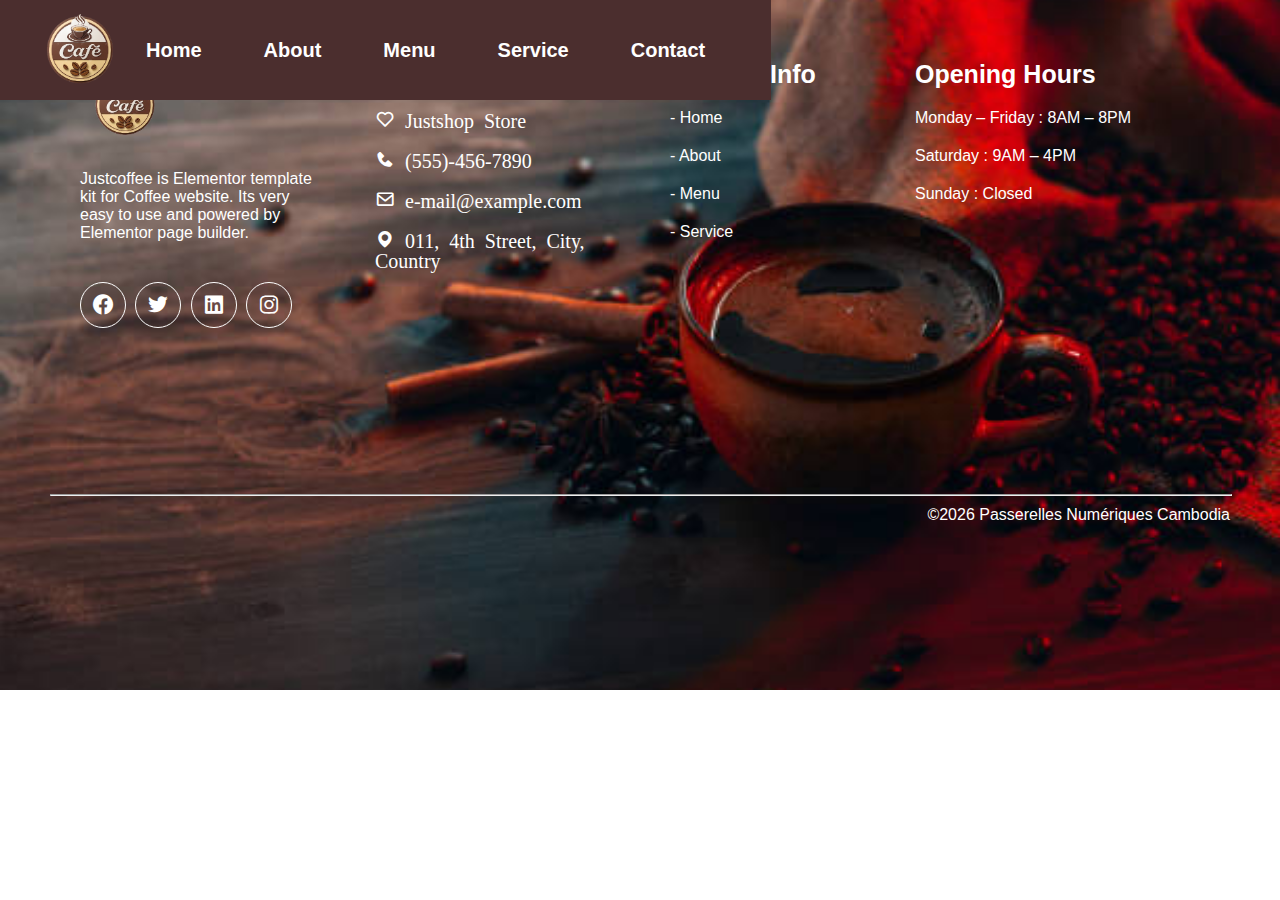
<file: page/menu.html>
<!DOCTYPE html>
<html lang="en">

<head>
    <meta charset="UTF-8">
    <meta name="viewport" content="width=device-width, initial-scale=1.0">
    <title>Menu</title>
    <link rel="stylesheet" href="../css/nav.css">
    <link rel="stylesheet" href="../css/footer.css">
    <link href='https://unpkg.com/boxicons@2.1.4/css/boxicons.min.css' rel='stylesheet'>
</head>
</head>

<body>
    <nav class="navbar">
        <img class="logo" src="../img/img-nav/logo-1.png" alt="logo coffee shop">
        <ul>
            <li><a href="../index.html">Home</a></li>
            <li><a href="./about.html">About</a></li>
            <!-- <li><a href=""></a></li> -->
            <li><a href="#">Menu</a></li>
            <li><a href="./service.html">Service</a></li>
            <li><a href="./contact.html">Contact</a></li>
        </ul>
    </nav>

    <footer class="footer">
        <div class="main-footer">
            <section class="footer-left">
                <img class="logo-footer" src="../img/img-footer/logo-footer.png" alt="logo">
                <p>Justcoffee is Elementor template kit for Coffee website. Its very easy to use and powered by
                    Elementor page builder.</p>
                <div class="icon">
                    <i class='bx bxl-facebook-circle'></i>
                    <i class='bx bxl-twitter'></i>
                    <i class='bx bxl-linkedin-square'></i>
                    <i class='bx bxl-instagram'></i>
                </div>
            </section>
            <section class="center-footer-left">
                <h3 class="h3-footer">Contact Info</h3>
                <i class='bx bx-heart'> Justshop Store</i>
                <i class='bx bxs-phone'> (555)-456-7890</i>
                <i class='bx bx-envelope'> e-mail@example.com</i>
                <i class='bx bxs-map'> 011, 4th Street, City, Country</i>
            </section>
            <section class="center-footer-right">
                <h3 class="h3-footer">Contact Info</h3>
                <p>- Home</p>
                <p>- About</p>
                <p>- Menu</p>
                <p>- Service</p>
            </section>
            <section class="footer-right">
                <h3 class="h3-footer">Opening Hours</h3>
                <p>Monday – Friday : 8AM – 8PM ​</p>
                <p>Saturday : 9AM – 4PM</p>
                <p>Sunday : Closed</p>
            </section>
        </div>
        <section>
            <hr>
            <p class="copyright"> &copy;2026 Passerelles Numériques Cambodia</p>
        </section>
    </footer>
</body>

</html>
</file>
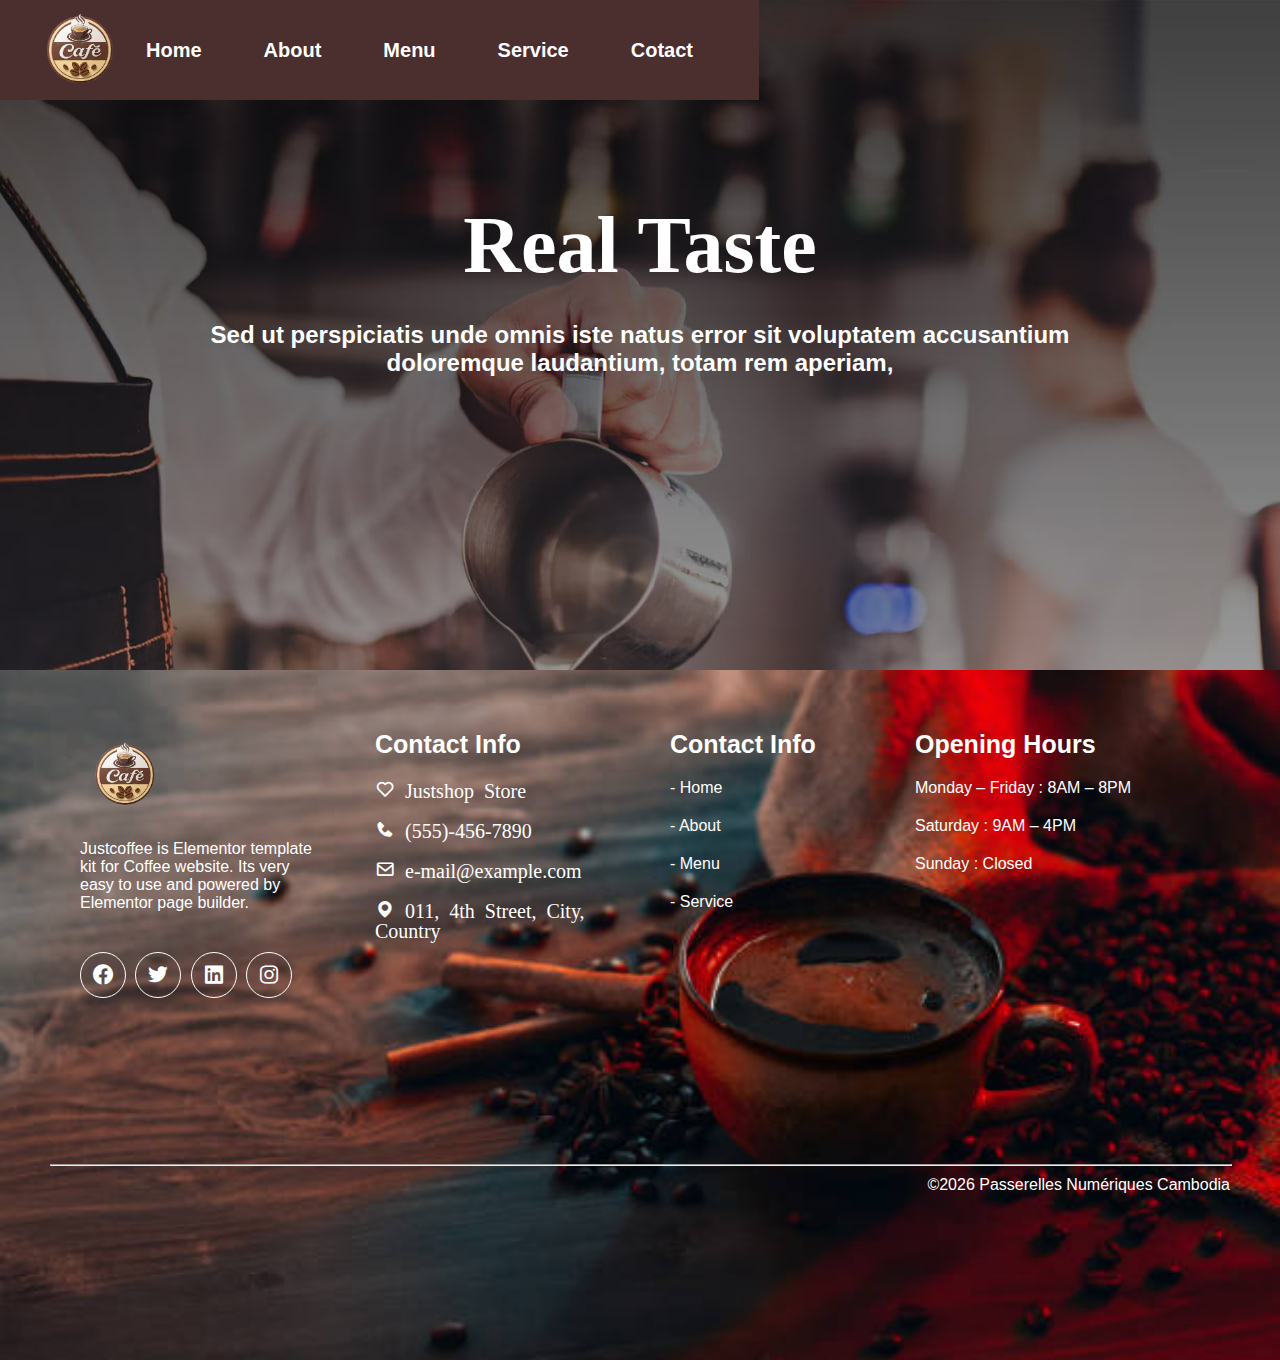
<file: page/service.html>
<!DOCTYPE html>
<html lang="en">

<head>
    <meta charset="UTF-8">
    <meta name="viewport" content="width=device-width, initial-scale=1.0">
    <title>Service</title>
    <link rel="stylesheet" href="../css/nav.css">
    <link rel="stylesheet" href="../css/footer.css">
    <link rel="stylesheet" href="../css/contact.css">
    <link href='https://unpkg.com/boxicons@2.1.4/css/boxicons.min.css' rel='stylesheet'>
</head>

<body>
    <nav class="navbar">
        <img class="logo" src="../img/img-nav/logo-1.png" alt="logo coffee shop">
        <ul>
            <li><a href="../index.html">Home</a></li>
            <li><a href="./about.html">About</a></li>
            <!-- <li><a href=""></a></li> -->
            <li><a href="./menu.html">Menu</a></li>
            <li><a href="#">Service</a></li>
            <li><a href="./contact.html">Cotact</a></li>
        </ul>
    </nav>


    <section class="buttom-contact">
        <h1 class="h1-contact">Real Taste</h1>
        <h2>Sed ut perspiciatis unde omnis iste natus error sit voluptatem accusantium doloremque laudantium, totam rem
            aperiam,</h2>
    </section>
    <footer class="footer">
        <div class="main-footer">
            <section class="footer-left">
                <img class="logo-footer" src="../img/img-footer/logo-footer.png" alt="logo">
                <p>Justcoffee is Elementor template kit for Coffee website. Its very easy to use and powered by
                    Elementor page builder.</p>
                <div class="icon">
                    <i class='bx bxl-facebook-circle'></i>
                    <i class='bx bxl-twitter'></i>
                    <i class='bx bxl-linkedin-square'></i>
                    <i class='bx bxl-instagram'></i>
                </div>
            </section>
            <section class="center-footer-left">
                <h3 class="h3-footer">Contact Info</h3>
                <i class='bx bx-heart'> Justshop Store</i>
                <i class='bx bxs-phone'> (555)-456-7890</i>
                <i class='bx bx-envelope'> e-mail@example.com</i>
                <i class='bx bxs-map'> 011, 4th Street, City, Country</i>
            </section>
            <section class="center-footer-right">
                <h3 class="h3-footer">Contact Info</h3>
                <p>- Home</p>
                <p>- About</p>
                <p>- Menu</p>
                <p>- Service</p>
            </section>
            <section class="footer-right">
                <h3 class="h3-footer">Opening Hours</h3>
                <p>Monday – Friday : 8AM – 8PM ​</p>
                <p>Saturday : 9AM – 4PM</p>
                <p>Sunday : Closed</p>
            </section>
        </div>
        <section>
            <hr>
            <p class="copyright"> &copy;2026 Passerelles Numériques Cambodia</p>
        </section>
    </footer>
</body>

</html>
</file>
<file: css/nav.css>
*{
    margin: 0;
    padding: 0;
    font-family: Arial, Helvetica, sans-serif;
}
.navbar{
    background: #4B2E2E;
    display: flex;
    justify-content: space-between;
    align-items: center;
    position: fixed;
}
.logo{
    margin-left: 30px;
    width: 100px;
}
ul{
    overflow: hidden;
    font-size: 20px;
    font-weight: bold;
    margin-right: 50px;
    display: flex;
    gap: 30px;
}
li{
    list-style: none;
}
a{
    color: white;
    text-decoration: none;
}
a:hover{
    color: orange;
    text-decoration: underline;
}

li {
  float: left;
}

li a, .dropbtn {
  display: inline-block;
  color: white;
  text-align: center;
  padding: 14px 16px;
  text-decoration: none;
}


li.dropdown {
  display: inline-block;
}

.dropdown-content {
    display: none;
    position: absolute;
    background-color: #f9f9f9;
    min-width: 160px;
    box-shadow: 0px 8px 16px 0px rgba(0,0,0,0.2);
    z-index: 1;
}

.dropdown-content a {
  color: black;
  padding: 12px 16px;
  text-decoration: none;
  display: block;
  text-align: left;
}

.dropdown-content a:hover {background-color: #f1f1f1;}

.dropdown:hover .dropdown-content {
  display: block;
}
</file>
<file: css/footer.css>
* {
  margin: 0;
  padding: 0;
  font-family: Arial, Helvetica, sans-serif;
}
.footer {
  padding: 30px 50px;
  height: 70vh;
  background-position: center;
  background-repeat: no-repeat;
  background-size: cover;
  background-image: url(../img/img-footer/footer-3.png);
  /* background-color: aliceblue; */
  display: grid;
  grid-template-columns: 1fr;
  /* align-items: center; */
  justify-content: space-between;
}
.main-footer {
  display: grid;
  grid-template-columns: repeat(4, 1fr);
}
.logo-footer {
  width: 90px;
}
.center-footer-left,
.center-footer-right,
.footer-right,
.footer-left {
  color: white;
  margin: 30px;
  /* font-size: 18px; */
  display: flex;
  flex-direction: column;
  gap: 20px;
}
.footer-right {
  margin-left: -20px;
}
.icon-footer-1 {
  font-size: 20px;
}
.bx {
  font-size: 20px;
  /* margin-right: 10px; */
}
.h3-footer {
  font-size: 25px;
}
.bxl-linkedin-square,
.bxl-instagram,
.bxl-twitter,
.bxl-facebook-circle {
  font-weight: bold;
  font-size: 24px;
  margin-top: 20px;
  margin-right: 5px;
  border-radius: 50%;
  border: 1px solid white;
  /* background: #000; */
  padding: 10px;
  transition: transform 0.2s;
}
.bxl-linkedin-square:hover {
  color: #000;
  transform: translateY(-10px);
}
.bxl-instagram:hover {
  color: #000;
  transform: translateY(-10px);
}
.bxl-twitter:hover {
  color: #000;
  transform: translateY(-10px);
}
.bxl-facebook-circle:hover {
  color: #000;
  transform: translateY(-10px);
}
hr {
  color: black;
  width: 100%;
}
.copyright {
  color: white;
  padding-top: 10px;
  text-align: right;
}

.footer-1 {
  height: 72vh;
}
@media (min-width: 768px) and (max-width: 840px) {
  .footer {
    padding-top: 50px;
    height: 60vh;
    margin: 0;
    padding: 0;
  }
  .main-footer {
    padding: 50px 0 0 0;
    margin: 0;
  }
  .h3-footer{
    font-size: 24px;
    /* text-align: center; */
  }
  .bxl-linkedin-square,
  .bxl-instagram,
  .bxl-twitter,
  .bxl-facebook-circle {
    padding: 10px;
    font-size: 20px;
  }
  .copyright {
    font-size: 20px;
    padding-top: 20px;
    padding-right: 50px;
  }
  .footer-right{
    margin-right: -10px;
  }
}

@media (min-width: 300px) and (max-width: 600px){
.footer{
    height: auto;
    width: 100%;
    margin: 0;
    padding: 0px 0 0 0;
}
.copyright{
    margin-bottom: 50px;
    margin-right: 20px;
    font-size: 14px;
}
.main-footer{
    margin: 0;
    padding: 0;
    font-size: 14px;
    display: grid;
    grid-template-columns: repeat(3, 1fr);
    grid-template-areas: 
    "footer-left footer-left footer-left"
    "center-footer-left center-footer-right footer-right";
}
.footer-left{
    grid-area: footer-left;
}
.center-footer-left{
    margin-left: 10px;
    grid-area: center-footer-left;
}
.center-footer-right{
    margin-left: -20px;
    text-align: center;
    grid-area: center-footer-right;
}
.footer-right{
    margin-right: -5px;
    grid-area: footer-right;
}
.h3-footer{
    font-size: 18px;
}
.par-footer{
    line-height: 1.5em;
}
.bx{
    font-size: 15px;
}
}
</file>
<file: css/contact.css>
* {
  margin: 0;
  padding: 0;
  font-family: Arial, Helvetica, sans-serif;
}
.grid-container {
  display: grid;
  grid-template-columns: repeat(1, 1fr);
  grid-template-areas:
    "top-contact"
    "app-contact"
    "grid-footer";
}
.top-contact {
  height: 70vh;
  padding: 100px;
  color: white;
  display: grid;
  align-items: flex-end;
  background-image: url(../img/img-contact/img-contact-12.png);
  background-size: cover;
  background-position: center;
  background-repeat: no-repeat;
  grid-area: top-contact;
}
.h1-top {
  margin-top: 50px;
  font-size: 70px;
  /* padding-top: 30px; */
  font-family: serif;
}
.par-top {
  margin-top: -10px;
  line-height: 1.5em;
  padding-right: 250px;
  font-weight: bold;
  font-size: 20px;
}
.form-btn {
  margin-bottom: 50px;
  display: flex;
  gap: 10px;
}
.btn-top {
  font-size: 16px;
  font-weight: bold;
  text-align: center;
  border-radius: 50px;
  width: 130px;
  margin: 10px 0;
  padding: 16px;
  border: none;
}
.btn-top-1 {
  color: white;
  background-color: #cd7f32;
}
.btn-top-2 {
  border: 2px solid orange;
  color: white;
  background-color: rgba(0, 0, 0, 0.664);
}
.btn-top-1:hover{
  background-color: #e36414;
}
.btn-top-2:hover{
  background-color: #db7c26;

}
.app-contact {
  margin: 0px 100px 100px 100px;
  display: grid;
  grid-template-columns: repeat(3, 1fr);
  grid-template-areas:
    "head-contact head-contact head-contact"
    "address phone email";
}
.app-contact > div {
  line-height: 1.5em;
  text-align: center;
  width: 100%;
  display: flex;
  flex-direction: column;
  justify-content: space-between;
  align-items: center;
}
.head-app {
  padding: 15px;
}
.head-contact {
  font-family: serif;
  padding: 80px;
  font-size: 50px;
  text-align: center;
  grid-area: head-contact;
}
.address {
  display: flex;
  flex-direction: column;
  /* background: #000; */
  grid-area: address;
}
.bxs-map-1 {
  color: #cd7f32;
  font-size: 40px;
}
.phone {
  grid-area: phone;
}
.bxs-phone-1 {
  color: #cd7f32;
  font-size: 40px;
}
.email {
  width: 300px;
  grid-area: email;
}
.bx-envelope-1 {
  color: #cd7f32;
  font-size: 40px;
}
.grid-footer {
  margin: 0 100px 100px 100px;
  display: grid;
  grid-template-columns: repeat(2, 1fr);
  grid-template-areas: "form location";
}
.form {
  font-weight: bold;
  width: 100%;
  grid-area: form;
}
.info-user {
  border-radius: 10px;
  outline: none;
  transition: box-shadow 0.15s ease, background-color 0.15s ease,
    border-color 0.15s ease;
  border: 1px solid gray;
  padding: 10px 20px;
  margin: 10px 0;
  width: 85%;
  height: 5vh;
}
.info-user:focus {
  background: #fff; /* optional: go white on focus */
  box-shadow: 0 0 0 4px rgba(245, 158, 11, 0.25); /* soft focus ring */
}

.info-user:hover {
  border-radius: 5px;
  border: 1px solid #cd803271;
}
textarea {
  border-radius: 10px;
  outline: none;
  margin: 10px 0;
  height: 15vh;
  width: 85%;
  padding: 20px;
}
textarea:focus {
  background: #fff; /* optional: go white on focus */
  box-shadow: 0 0 0 5px rgba(245, 158, 11, 0.25); /* soft focus ring */
}
textarea:hover {
  border-radius: 5px;
  border: 1px solid #cd803271;
}
.btn-seen {
  width: 180px;
  font-size: 16px;
  color: white;
  font-weight: bold;
  border: 2px solid orange;
  background-color: rgba(0, 0, 0, 0.836);
  border-radius: 10px;
  text-align: center;
  margin: 8px 0;
  padding: 15px 0;
  /* box-shadow: rgba(0, 0, 0, 0.24) 0px 3px 8px; */
}
.btn-seen:hover {
  border: none;
  background: #cd7f32;
}
.map {
  border-radius: 12px;
}
.location {
  border-radius: 12px;
  background-color: none;
  /* transition: all 0.4s cubic-bezier(.68,-0.55,.27,1.55);  */
  /* transition: all 0.3s ease-in-out; */
  box-shadow: rgba(0, 0, 0, 0.35) 0px 5px 15px;
  grid-area: location;
}
.buttom-contact {
  padding: 200px;
  text-align: center;
  color: white;
  height: 30vh;
  /* background-position: center; */
  background-repeat: no-repeat;
  background-size: cover;
  background-image: url(../img/img-contact/img-contact-13.png);
}
.h1-contact {
  font-family: serif;
  font-size: 80px;
  padding-bottom: 30px;
}

/* ======template======== */

@media (min-width: 768px) and (max-width: 840px) {
  .buttom-contact {
    height: 20vh;
    margin: 0;
    padding: 100px 0 80px 0;
  }
  .top-contact{
    width: 100%;
    padding: 0 100px;
    margin: 0;
    height: 60vh;
  }
  .h1-top{
    font-size: 60px;
  }
}

/* ======Mobile Phone====== */

@media (min-width: 300px) and (max-width: 600px) {
  .buttom-contact {
    height: 20vh;
    margin: 0;
    padding: 100px 10px 80px 10px;
  }
  .h1-contact {
    font-size: 50px;
  }
  .h2-buttom-contact {
    line-height: 1.5em;
    font-size: 18px;
  }
}

@media (min-width: 300px) and (max-width: 600px) {
  .grid-container {
    margin-left: -200px;
    margin-top: 50px;
  }

  .app-contact {
    padding: 10px;
    gap: -10px;
  }

  .app-contact > div {
    font-size: 8px;
    display: flex;
    padding: 0px;
  }

  .top-contact {
    width: 100%;
    margin: 0;
    padding: 0;
    height: 55vh;
  }

  .h1-top {
    margin-top: -20px;
    font-size: 50px;
    margin-left: 230px;
  }

  .par-top {
    /* padding-top: -200px; */
    padding: 0;
    margin: -200px 100px 0 230px ;
    line-height: 1.5em;
    font-size: 15px;
  }
  .btn-top-1{
    margin-top: -60px;
    margin-left: 230px;
    grid-area: btn-top-1;
  }
  .btn-top-2{
    margin-top: -60px;
    margin-left: -0px;
    grid-area: btn-top-2;
  }
  .form-btn{
    display: grid;
    grid-template-columns: repeat(2, 1fr);
    grid-template-areas: "btn-top-1 btn-top-2";
  }
  .grid-footer {
    display: flex;
    flex-wrap: wrap;
  }
  .form {
    width: 323px;
    margin-left: 130px;
  }
  .form-message {
    width: 100%;
    display: flex;
    justify-content: center;
    align-items: center;
    margin-bottom: 30px;
  }
  .app-contact {
    margin: 50px 0 50px 100px;
    padding: 0;
    display: grid;
    gap: 30px;
    justify-content: center;
    align-items: center;
    grid-template-columns: 1fr;
    grid-template-areas:
      "head-contact"
      "address"
      "phone"
       "email";
  }
  .head-contact-1{
    margin: 0;
    padding: 0;
    font-size: 50px;
    grid-area: head-contact;
  }
  .head-app{
    font-size: 20px;
  }
  .par-app{
    font-size: 15px;
  }
  /* .app-contact > .address {
    text-align: center;
    width: 100%;
    display: flex;
    margin-left: 60px;
    flex-direction: column;
    justify-content: space-between;
    align-items: center;
  } */
  /* .app-contact > .email {
    text-align: center;
    width: 100%;
    display: flex;
    margin-left: -50px;
    flex-direction: column;
    justify-content: space-between;
    align-items: center;
  }
  .app-contact > .phone {
    text-align: center;
    width: 100%;
    display: flex;

    margin-left: 23px;
    flex-direction: column;
    justify-content: space-between;
    align-items: center;
    font-size: 10px;
  } */

  /* .head-contact {
    padding: 15px;
    font-size: 24px;
  } */

  .info-user,
  textarea {
    width: 100%;
    font-size: 14px;
  }

  .btn-seen {
    margin-left: 40px;
    padding-left: 90px;
    padding-right: 90px;
    width: 180px;
    font-size: 15px;
  }
  .location{
    margin-left: 120px;
    padding: 0;
  }
  .map{
    width: 390px;
  }
  .buttom-service {
    margin: 0;
    padding: 0;
    height: 40vh;
  }
  .h2-contact {
    padding: 0 10px;
    font-size: 18px;
  }
    .h1-contact {
    padding-bottom: 10px;
    font-size: 50px;
  }
}

@media (min-width: 768px) and (max-width: 840px) {
  body {
    overflow-x: hidden;
  }
  .form {
    width: 500px;
  }
  .grid-footer {
    display: flex;
    gap: 30px;
    width: 200px;
  }
  .app-contact {
    margin-left: 10px;
  }
  .grid-container {
    margin-left: -60px;
  }
  .top-contact{
    height: 60vh;
  }
  .h1-top{
    padding-bottom: 90px;
    padding-top: 90px;
    font-size: 60px;
  }
  .form-btn{
    margin-bottom: 100px;
    /* margin-top: -50px; */
  }
  .par-top-1{
    /* width: 300px; */
    margin-top: -80px;
    /* margin-bottom: -150px; */
    font-size: 30px;
  }

  .app-contact {
    width: 100%;
    display: grid;
    align-items: center;
    justify-content: center;
    grid-template-columns: repeat(3, 2fr);
    grid-template-areas:
      "head-contact head-contact head-contact"
      "address phone email";
  }
  .address{
    margin-left: 90px;
  }
  .phone{
    margin-left: 60px;
  }
  .grid-footer{
    margin: 0 0 100px 100px;
    padding: 0;
    display: grid;
    grid-template-columns: 1fr;
    grid-template-areas: 
    "form"
    "location";
  }
  .form{
    width: 100%;
    margin: 0;
    padding: 0;
  }
  textarea{
    width: 95%;
    font-size: 20px;
  }
  .info-user{
    font-size: 20px;
    width: 95%;
  }
  .btn-seen{
    padding: 20px 0;
    font-size: 20px;
    width: 100%;
  }
  .location{
    margin: 0;
    padding: 0;
  }
  .map{
    width: 750px;

  }
  /* .app-contact > .address {
    text-align: center;
    width: 90%;
    display: flex;
    margin-left: 60px;
    flex-direction: column;
    justify-content: space-between;
    align-items: center;
  }
  .app-contact > .email {
    text-align: center;
    width: 10%;
    display: flex;
    margin-left: 60px;
    flex-direction: column;
    justify-content: space-between;
    align-items: center;
  }
  .app-contact > .phone {
    text-align: center;
    width: 90%;
    display: flex;
  } */
}
</file>
<file: css/about-team.css>
* {
  margin: 0;
  padding: 0;
  font-family: Arial, Helvetica, sans-serif;
}
body {
  height: 100vh;
}
.head-our-team {
  color: white;
  padding: 100px;
  height: 70vh;
  background-position: center;
  background-repeat: no-repeat;
  background-size: cover;
  background-image: url(../img/img-about-team/img-our-5.png);
}
.h1-head {
  margin-top: 100px;
  font-family: serif;
  font-size: 70px;
}
.par-head {
  padding-bottom: 50px;
  line-height: 1.5em;
  padding-top: 30px;
  font-size: 20px;
  padding-right: 400px;
}
.btn-head {
  font-size: 20px;
  font-weight: bold;
  border: none;
  border-radius: 65px;
  padding: 17px 35px;
  background-color: #cd7f32;
}
.btn-head:hover {
  color: white;
  background-color: #582f0e81;
}
.info-manage {
  padding: 100px;
  display: grid;
  align-items: center;
  grid-template-columns: repeat(2, 1fr);
}
.img-manage {
  width: 80%;
}
.detail-manage {
  height: 55vh;
  margin-left: -200px;
  padding: 40px;
  border-radius: 10px;
  box-shadow: rgba(99, 99, 99, 0.2) 0px 2px 8px 0px;
  background-color: white;
}
.h1-manage {
  padding-bottom: 20px;
  font-family: serif;
  font-size: 45px;
}
.contact-manage {
  padding-top: 30px;
}
.top-info,
.buttom-info {
  display: grid;
  grid-template-columns: repeat(2, 1fr);
}
.email-mange,
.phone-mange {
  line-height: 1.5em;
  padding-bottom: 40px;
  display: flex;
  gap: 10px;
  align-items: center;
}
.website-mange,
.exper-mange {
  line-height: 1.5em;
  gap: 10px;
  display: flex;
  align-items: center;
}
.bxl-facebook,
.bxl-linkedin,
.bxl-instagram-alt,
.bxl-telegram,
.bxl-youtube,
.bx-envelope-2,
.bxs-phone-2,
.bx-link,
.bx-stamp {
  margin-right: 10px;
  color: #dda15e;
  padding: 8px;
  border-radius: 8px;
  border: 1px solid #dda15e;
  /* background: #000; */
  font-size: 20px;
  transition: transform 0.2s;
}
.bxl-facebook:hover {
  transform: translateY(-10px);
}
.bxl-linkedin:hover {
  transform: translateY(-10px);
}
.bxl-instagram-alt:hover {
  transform: translateY(-10px);
}
.bxl-telegram:hover {
  transform: translateY(-10px);
}
.bxl-youtube:hover {
  transform: translateY(-10px);
}
.bx-envelope-2:hover {
  transform: translateY(-10px);
}
.bxs-phone-2:hover {
  transform: translateY(-10px);
}
.bx-link:hover {
  transform: translateY(-10px);
}
.bx-stamp:hover {
  transform: translateY(-10px);
}
.icon-socail {
  padding-top: 40px;
}
.par-email,
.par-phone,
.par-web,
.par-exper {
  color: gray;
}
.par-email-1,
.par-phone-1,
.par-web-1,
.par-exper-1 {
  font-weight: bold;
}
.exper {
  padding: 0 100px 100px 100px;
}
.h1-exper {
  padding-bottom: 20px;
  font-family: serif;
  font-size: 40px;
}
.par-exper {
  padding-bottom: 10px;
  line-height: 1.5em;
}
.work-expert {
  padding: 0 100px 100px 100px;
  display: grid;
  gap: 70px;
  grid-template-columns: 1fr;
}
.top-exper,
.buttom-exper {
  display: grid;
  grid-template-columns: repeat(2, 1fr);
}
.img-exper {
  border-radius: 100%;
  height: 15vh;
  width: 100px;
  transition: transform 0.2s;
}
.img-exper:hover {
  transform: translateY(-10px);
}
.right-buttom,
.left-buttom,
.right-top,
.left-top {
  display: flex;
  align-items: center;
  gap: 20px;
}
.par-bu {
  padding-right: 50px;
  line-height: 1.5em;
}
.h2-bu {
  font-family: serif;
  padding-bottom: 10px;
}
.info-team {
  /* text-align: center; */
  padding: 0 100px 100px 100px;
  display: grid;
  gap: 30px;
  align-items: center;
  grid-template-columns: repeat(3, 1fr);
}
.img-team {
  height: 60vh;
  width: 100%;
}
.info-rika,
.info-phea,
.info-ka-ka {
  border-radius: 10px;
  height: 105vh;
  background-color: white;
  box-shadow: rgba(99, 99, 99, 0.2) 0px 2px 8px 0px;
  transition: transform 0.2s;
}
.info-ka-ka:hover {
  transform: translateY(-10px);
}
.info-rika:hover {
  transform: translateY(-10px);
}
.info-phea:hover {
  transform: translateY(-10px);
}
.h2-name {
  color: #bc6c25;
  padding: 20px 30px;
  font-family: serif;
}
.h3-name {
  padding: 0 30px 10px 30px;
}
.par-name {
  color: gray;
  line-height: 1.4em;
  padding: 0 10px 0 30px;
}
.contact-team {
  padding-bottom: 30px;
  padding-top: 15px;
  text-align: center;
}

@media (min-width: 768px) and (max-width: 840px) {
  body {
    overflow-x: hidden;
  }
  .head-our-team {
    height: 35vh;
  }
  .h1-head {
    margin-bottom: 20px;
    color: #bc6c25;
    font-size: 70px;
  }
  .par-head {
    font-size: 24px;
    margin: 0;
    padding: 0;
  }
  .btn-head {
    margin-top: 30px;
  }
  .exper {
    margin: 0 50px 100px 50px;
    padding: 0;
  }
  .h1-exper {
    font-size: 50px;
  }
  .par-exper {
    font-size: 20px;
  }
  .work-expert {
    width: 100%;
    margin: 0 0 100px 20px;
    padding: 0;
  }
  .img-exper {
    height: 150px;
    width: 150px;
  }
  .info-team {
    margin: 0 10px 100px 10px;
    padding: 0;
  }
  .img-team {
    height: 40vh;
  }
  .info-rika,
  .info-phea,
  .info-ka-ka {
    height: 65vh;
  }
  .detail-manage {
    height: 30vh;
  }
  .info-manage {
    margin: 100px 10px 100px 10px;
    padding: 0;
  }
}
@media (min-width: 300px) and (max-width: 600px) {
  body{
    overflow-x: hidden;
  }
  .head-our-team {
    /* background-position: center;
  background-repeat: no-repeat;
  background-size: cover; */
    height: 55vh;
    margin: 0;
    padding: 0;
    width: 100%;
  }
  .h1-head {
    color: #bc6c25;
    margin: 0;
    padding: 110px 0px 20px 50px;
    font-size: 50px;
  }
  .par-head {
    font-size: 15px;
    padding: 0 30px 0 50px;
  }
  .btn-head {
    margin-left: 50px;
    margin-top: 30px;
  }
  .info-team {
    margin: 0 20px 100px 20px;
    padding: 0;
    display: grid;
    grid-template-columns: 1fr;
  }
  .info-rika,
  .info-phea,
  .info-ka-ka {
    height: 90vh;
  }
  .work-expert {
    margin: 0 0 90px 20px;
    padding: 0;
    display: grid;
    grid-template-columns: 1fr;
  }
  .top-exper {
    margin: 0;
    padding: 0;
    display: grid;
    grid-template-columns: 1fr;
  }
  .buttom-exper {
    margin-top: -40px;
    padding: 0;
    display: grid;
    grid-template-columns: 1fr;
  }
  .left-top {
    margin-bottom: 20px;
  }
  .right-buttom {
    margin-top: 20px;
  }
  .exper {
    margin: 0 20px 80px 20px;
    padding: 0;
  }
  .info-manage {
    margin: 100px 20px 50px 20px;
    padding: 0;
    display: grid;
    grid-template-columns: 1fr;
  }
  .img-manage {
    width: 100%;
  }
  .detail-manage {
    height: 52vh;
    /* padding: 0; */
    margin: 30px 0;
    width: 80%;
  }
  .top-info {
    margin: 0;
    display: grid;
    grid-template-columns: 1fr;
  }
  .buttom-info {
    margin-top: -20px;
    display: grid;
    grid-template-columns: 1fr;
  }
  .email-mange {
    margin: 0;
  }
  .phone-mange {
    margin-top: -20px;
  }
  .website-mange {
    margin-bottom: 10px;
  }
}
</file>
<file: css/about.css>
*{
    margin: 0;
    padding: 0;
    font-family: Arial, Helvetica, sans-serif;
}
body{
    height: 100vh;
}
.header{
    padding: 100px;
    color: white;
    height: 70vh;
    background-position: center;
    background-repeat: no-repeat;
    background-size: cover;
    background-image: url(../img/img-about/img-about-2.png);
}
.h1-head{
    padding-top: 100px;
    font-family: serif;
    padding-bottom: 30px;
    font-size: 70px;
}
.par-head{
    padding-right: 200px;
    padding-bottom: 20px;
    line-height: 1.5em;
    font-size: 20px;
}
.btn-read{
    /* color: white; */
    background-color: #dda15e;
    border: none;
    border-radius: 50px;
    margin-top: 30px;
    font-size: 20px;
    font-weight: bold;
    padding: 15px 35px;
}
.btn-read:hover{
    background-color: #bc6c25;
}
.info-shop{
    padding: 100px;
    background-color: #c6ac8f8a;
    display: grid;
    grid-template-columns: repeat(2, 1fr);
}
.img-info{
    margin-left: 30px;
}
.h1-info{
    font-family: serif;
    padding-bottom: 30px;
    color: #250902d7;
    font-size: 40px;
}
.hr-info{
    margin-bottom: 25px;
    color: black;
    width: 50px;
}
.h3-info{
    font-family: serif;
    color: #250902d7;
    padding: 20px 0;
    font-size: 24px;
}
.info-shop{
    display: grid;
    /* grid-template-columns: 1fr; */
}
.info-shop-top{
    margin-left: -80px;
}
.par-info{
    padding-right: 40px;
    line-height: 1.5em;
    font-size: 18px;
}
.btn-info{
    background-color: #d4a373;
    font-weight: bold;
    border: none;
    border-radius: 50px;
    font-size: 18px;
    margin-top: 30px;
    padding: 15px 30px;
}
.btn-info:hover{
    background-color: #bc6c25;
}
.value-shop{
    padding: 100px;
    background-color: #1f0107de;
    display: grid;
    align-items: center;
    grid-template-columns: repeat(2, 1fr);
}
.h1-value{
    padding-left: 20px;
    padding-bottom: 30px;
    font-size: 45px;
    color: white;
    font-family: serif;
}
.par-value{
    padding-right: 30px;
    padding-left: 20px;
    padding-bottom: 20px;
    line-height: 1.5em;
    font-size: 18px;
    color: rgba(255, 255, 255, 0.582);

}
.par-value-1{
    font-style: italic;
}
.history-shop{
    padding: 100px;
    background-color: #c6ac8f8a;
    display: grid;
    grid-template-columns: repeat(2, 1fr);
}
.h1-his{
    color: #3b2319;
    padding-bottom: 20px;
    font-size: 42px;
    font-style: italic;
    font-family: serif;
}
.hr-his{
    color: black;
    width: 30px;
}
.right-history{
    font-size: 20px;
    margin-left: -150px;
}
.par-his-1{
    padding-bottom: 20px;
    color: #918450;
    font-family: serif;
    font-style: italic;
    font-weight: bold;
}
.par-his-2{
    line-height: 1.5em;
    padding-right: 80px;
    font-size: 24px;
    padding-bottom: 20px;
    font-weight: bold;
    color: #432818;
}
.par-his-3{
    font-size: 18px;
    padding-right: 80px;
    line-height: 1.5em;
}
.buttom-about{
    padding-bottom: 100px;
    background-color: #c6ac8f8a;  
}
.parent{
    margin-left: 130px;
    background-color: #d4a373c4;
    width: 80%;
    display: grid;
    /* justify-content: center;  */
    align-items: center;
    grid-template-columns: repeat(2, 1fr);
}
.img-bu{
    height: 80vh;
    width: 100%;
}
.right-bu{
    margin-left: 80px;
}
.h1-bu{
    padding-bottom: 30px;
    padding-right: 50px;
    font-family: serif;
    font-size: 45px;
}
.par-bu{
    color: #7f5539;
    margin-right: 80px;
    line-height: 1.5em;
    font-size: 17px;
}
.btn-bu{
    color: white;
    margin-top: 40px;
    font-size: 20px;
    font-weight: bold;
    padding: 18px 30px;
    border: none;
    border-radius: 50px;
    background: #5e3023;
}
.btn-bu:hover{
    background-color: #772f1a;
}
/* =======table============ */
@media (min-width: 768px) and (max-width: 840px){
.header-1{
    margin: 0;
    padding: 0 0 0 100px;
    height: 60vh;
    width: 100%;
}
.h1-head{
    font-size: 60px;
    padding-top: 200px;
}
.par-head{
    font-size: 24px;
}
.btn-read{
    font-size: 24px;
}
.info-shop{
    margin: 0;
    padding: 100px 0;
}
.info-shop-top{
    margin: 0 20px;
    padding: 0;
    width: 95%;
} 
.img-info{
    padding: 90px 0 0 60px;
    margin: 0;
}
.par-info{
    padding: 0;
    font-size: 20px;
}
.btn-info{
    margin-top: 20px;
}
.value-shop{
    margin: 0;
    padding: 100px 0;
}
.img-value{
    padding-left: 30px;
    width: 90%;
}
.text-value{
    margin: 0;
    padding: 0;
}
.par-value{
    padding: 0 0px 20px 20px;
    font-size: 20px;
}
.buttom-about{

    margin: 0;
    width: 100%;
    padding-bottom: 100px;
}
.parent{
    margin-left: 100px;
    height: 50vh;
}
.img-bu{
    width: 100%;
    height: 50vh;
}
.right-bu{
    margin: 0;
    padding: 0;
}
.h1-bu{
    padding-bottom: 20px;
    padding-right: 20px;
    padding-top: -30px;
    padding-left: 30px;
    font-size: 30px;
}
.par-bu{
    margin: 0;
    padding-right: 20px;
    font-size: 20px;
    padding-left: 30px;
}
.btn-bu{
    margin-left: 30px;
}
.par-his-3{
    font-size: 20px;
}
.par-his-1{
    font-size: 30px;
}
.history-shop{
    margin: 0;
    padding: 100px 0;
}
.left-history{
    margin-right: 200px;
    padding-left: 50px;
}
}
/* =========phone=========== */
@media (min-width: 300px) and (max-width: 600px){
    boby{
        overflow-x: hidden;
    }
.header-1{
    height: 55vh;
    margin: 0;
    padding: 0;
    width: 100%;
}
.par-head{ 
    margin-right: 10px;
    font-size: 15px;
    margin-left: 20px;
    padding: 0;
}
.h1-head{
    margin-left: 20px;
    font-size: 50px;
}
.btn-read{
    margin-left: 20px;
}
.info-shop{
    padding: 100px 0;
    display: grid;
    grid-template-columns: 1fr;
}
.info-shop-top{
    margin: 20px ;
    padding: 0;
}
.value-shop{
    margin: 0;
    padding: 100px 20px 100px 10px;
    display: grid;
    grid-template-columns: 1fr;
}
.img-value{
    margin-bottom: 20px;
    margin-left: 5px;
    width: 100%;
}
.text-value{
    margin: 0;
    padding: 0;
    width: 100%;
}
.history-shop{
    padding: 100px 0 100px 100px;
    margin: 0;
    display: grid;
    grid-template-columns: 1fr;
}
.right-history{
    padding-top: 20px;
    padding-left: 70px;
}
.par-his-2{
    font-size: 21px;
    padding: 0 30px 0 0;
}
.par-his-3{
    font-size: 17px;
    padding: 10px 20px 0 0;
}
.par-value{
    padding: 0 0px 0 20px;
}
.par-value-1{
    padding-bottom: 20px;
}
.par-info{
    padding: 0;
}
.buttom-about{
    margin: 0;
    padding: 0px 20px 100px 20px;
}
.parent{
    height: 98  vh;
    width: 100%;
    margin: 0;
    padding: 0;
    display: grid;
    grid-template-columns: 1fr;
}
.img-bu{
    height: 40vh;
    width: 100%;
}
.h1-bu{
    text-align: center;
    font-size: 40px;
    padding: 20px 24px 20px 0;
    margin: 0;
    margin-left: -50px;
}
.par-bu{
    margin: 0;
    padding: 0 30px 0 0;
    margin-left: -50px;
}
.btn-bu{
    margin-left: -50px;
    margin-bottom: 30px;
}
}
</file>
